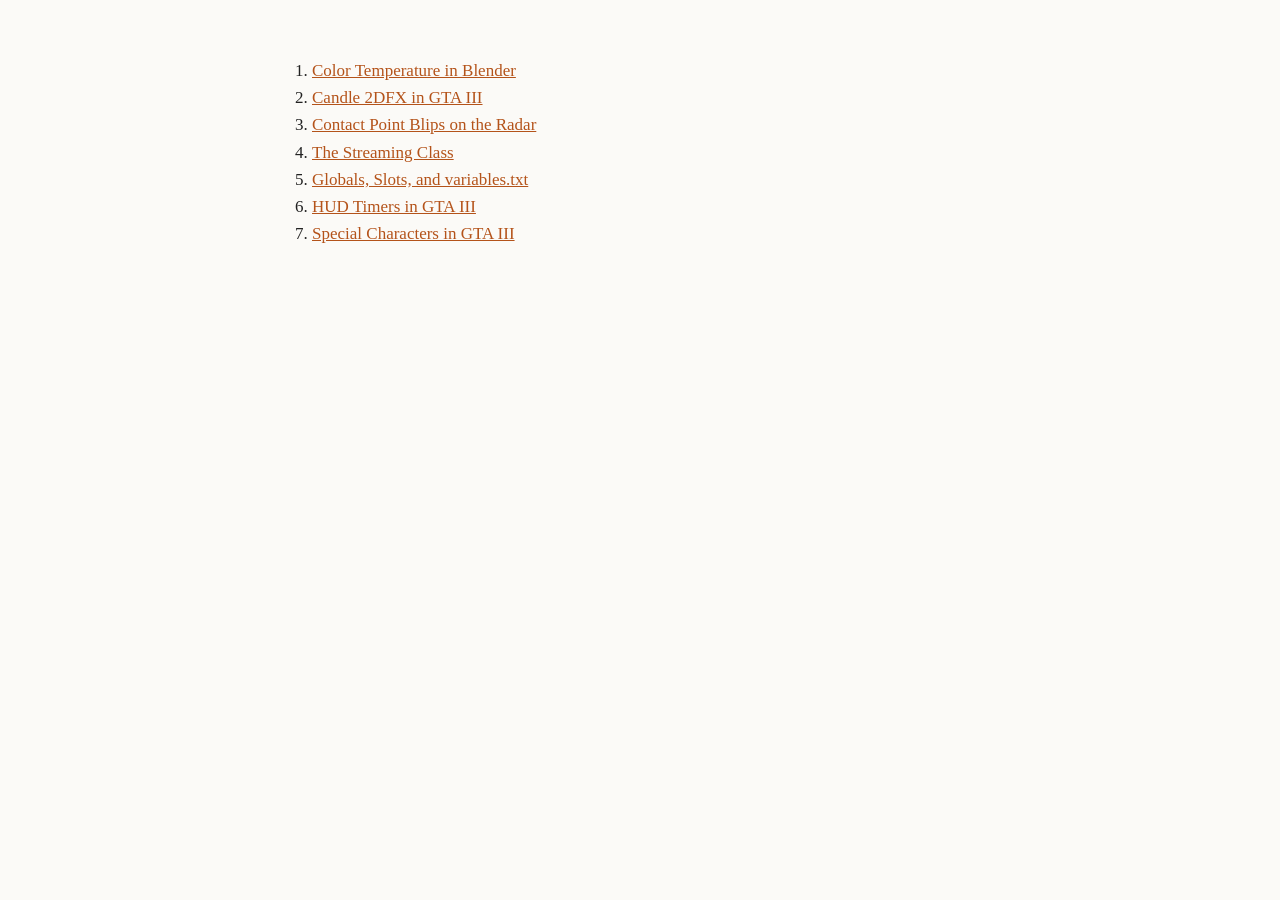
<file: .agents/lessons/index.html>
<!doctype html>
<html lang="en">
<head>
<meta charset="utf-8">
<meta name="viewport" content="width=device-width, initial-scale=1">
<title>Lessons</title>
<link rel="stylesheet" href="assets/lessons.css">
<link rel="stylesheet" href="assets/callout.css">
</head>
<body>
<!-- NOTE: Keep this index updated! -->
<ol>
    <li><a href="./0001-color-temperature-in-blender.html">Color Temperature in Blender</a></li>
    <li><a href="./0002-candle-2dfx-in-gta-iii.html">Candle 2DFX in GTA III</a></li>
    <li><a href="./0003-contact-point-blips-on-the-radar.html">Contact Point Blips on the Radar</a></li>
    <li><a href="./0004-the-streaming-class.html">The Streaming Class</a></li>
    <li><a href="./0005-globals-slots-and-variables-txt.html">Globals, Slots, and variables.txt</a></li>
    <li><a href="./0006-hud-timers-in-gta-iii.html">HUD Timers in GTA III</a></li>
    <li><a href="./0007-special-characters-in-gta-iii.html">Special Characters in GTA III</a></li>
</ol>
</body>
</file>
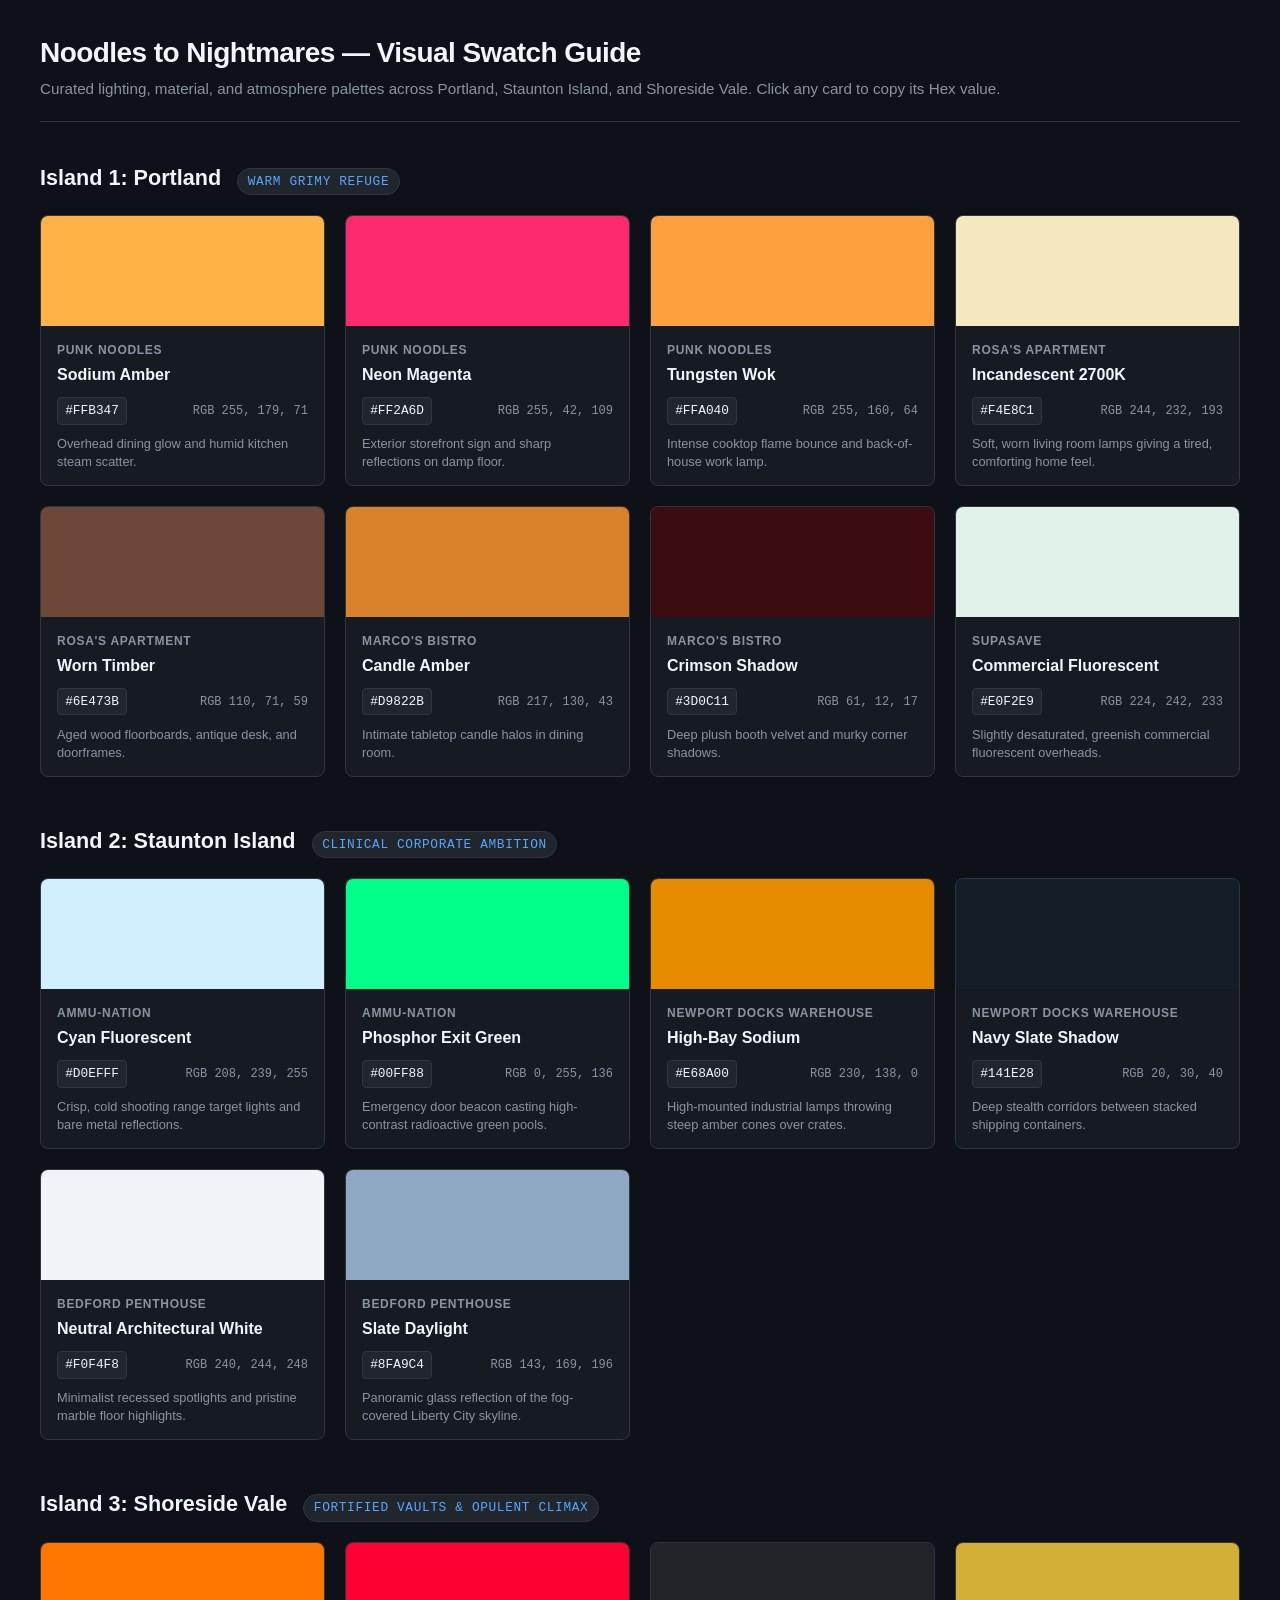
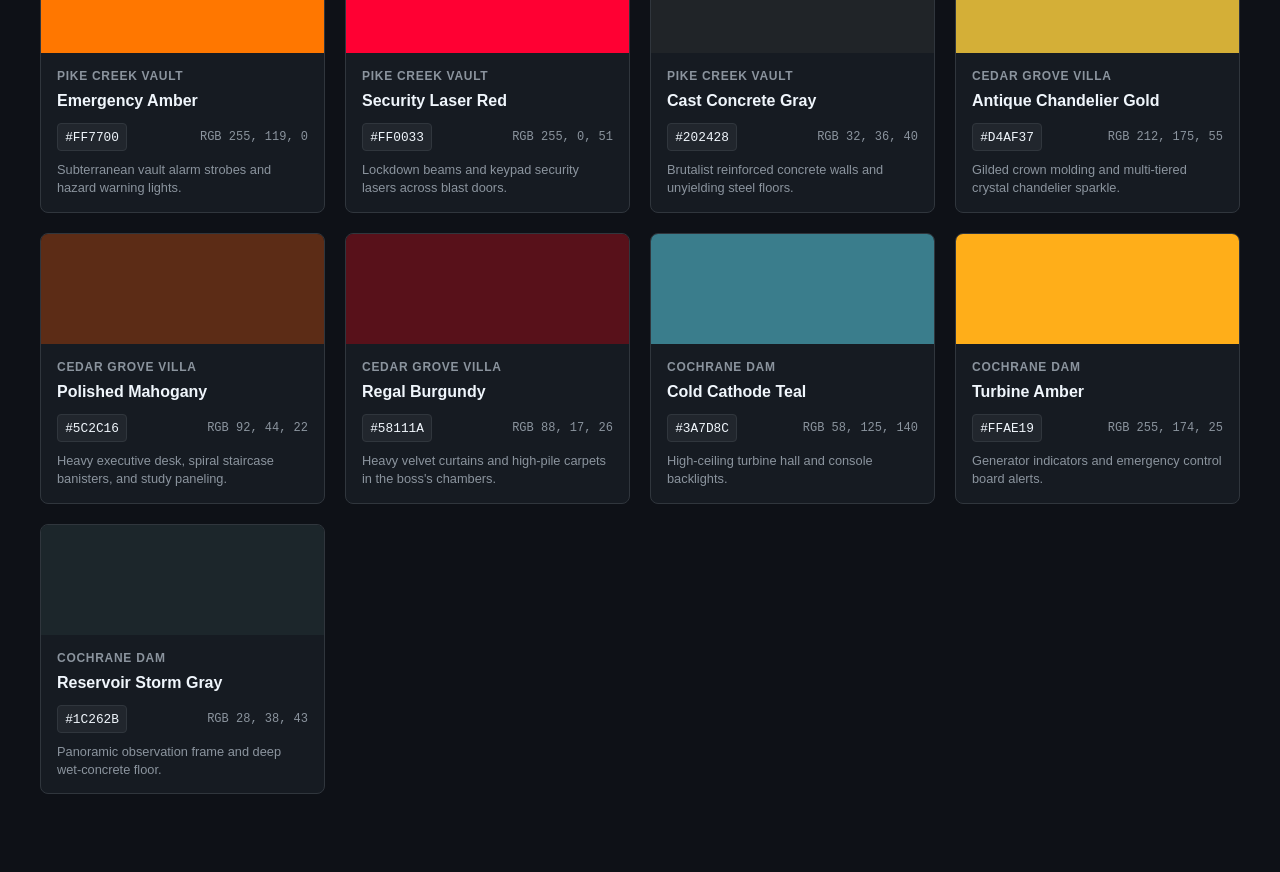
<file: docs/color-swatches.html>
<!DOCTYPE html>
<html lang="en">
<head>
  <meta charset="UTF-8">
  <meta name="viewport" content="width=device-width, initial-scale=1.0">
  <title>Noodles to Nightmares — Interior Color Swatches</title>
  <style>
    :root {
      --bg: #0e1117;
      --card-bg: #161b22;
      --border: #30363d;
      --text: #c9d1d9;
      --text-bright: #f0f6fc;
      --font-mono: ui-monospace, SFMono-Regular, Menlo, Monaco, Consolas, monospace;
    }
    * { box-sizing: border-box; margin: 0; padding: 0; }
    body {
      background-color: var(--bg);
      color: var(--text);
      font-family: -apple-system, BlinkMacSystemFont, "Segoe UI", Roboto, Helvetica, Arial, sans-serif;
      padding: 2rem 1.5rem;
      line-height: 1.5;
    }
    header {
      max-width: 1200px;
      margin: 0 auto 2.5rem auto;
      border-bottom: 1px solid var(--border);
      padding-bottom: 1.25rem;
    }
    h1 {
      color: var(--text-bright);
      font-size: 1.75rem;
      font-weight: 700;
      letter-spacing: -0.02em;
    }
    p.subtitle {
      color: #8b949e;
      font-size: 0.95rem;
      margin-top: 0.25rem;
    }
    .island-section {
      max-width: 1200px;
      margin: 0 auto 3rem auto;
    }
    .island-header {
      display: flex;
      align-items: baseline;
      gap: 1rem;
      margin-bottom: 1.25rem;
    }
    .island-title {
      font-size: 1.35rem;
      color: var(--text-bright);
      font-weight: 600;
    }
    .island-tag {
      font-size: 0.8rem;
      padding: 0.2rem 0.6rem;
      border-radius: 999px;
      background: #21262d;
      color: #58a6ff;
      border: 1px solid #30363d;
      font-family: var(--font-mono);
      text-transform: uppercase;
      letter-spacing: 0.05em;
    }
    .grid {
      display: grid;
      grid-template-columns: repeat(auto-fill, minmax(260px, 1fr));
      gap: 1.25rem;
    }
    .swatch-card {
      background: var(--card-bg);
      border: 1px solid var(--border);
      border-radius: 8px;
      overflow: hidden;
      display: flex;
      flex-direction: column;
      transition: transform 0.15s ease, border-color 0.15s ease;
      cursor: pointer;
    }
    .swatch-card:hover {
      transform: translateY(-2px);
      border-color: #58a6ff;
    }
    .color-chip {
      height: 110px;
      width: 100%;
      position: relative;
      display: flex;
      align-items: flex-end;
      justify-content: flex-end;
      padding: 0.5rem;
    }
    .color-info {
      padding: 0.9rem 1rem;
      display: flex;
      flex-direction: column;
      gap: 0.25rem;
      flex-grow: 1;
    }
    .swatch-location {
      font-size: 0.75rem;
      text-transform: uppercase;
      letter-spacing: 0.06em;
      color: #8b949e;
      font-weight: 600;
    }
    .swatch-name {
      font-size: 1rem;
      font-weight: 600;
      color: var(--text-bright);
    }
    .swatch-values {
      display: flex;
      justify-content: space-between;
      align-items: center;
      margin-top: 0.4rem;
      font-family: var(--font-mono);
      font-size: 0.8rem;
    }
    .hex-badge {
      background: #21262d;
      padding: 0.2rem 0.45rem;
      border-radius: 4px;
      color: #f0f6fc;
      border: 1px solid #30363d;
    }
    .rgb-badge {
      color: #8b949e;
      font-size: 0.75rem;
    }
    .swatch-desc {
      font-size: 0.8rem;
      color: #8b949e;
      margin-top: 0.4rem;
      line-height: 1.4;
    }
    .copy-hint {
      position: fixed;
      bottom: 1.5rem;
      right: 1.5rem;
      background: #238636;
      color: #fff;
      padding: 0.6rem 1.2rem;
      border-radius: 6px;
      font-size: 0.85rem;
      font-weight: 500;
      box-shadow: 0 4px 12px rgba(0,0,0,0.5);
      opacity: 0;
      pointer-events: none;
      transition: opacity 0.2s ease;
      z-index: 999;
    }
    .copy-hint.show { opacity: 1; }
  </style>
</head>
<body>

  <header>
    <h1>Noodles to Nightmares &mdash; Visual Swatch Guide</h1>
    <p class="subtitle">Curated lighting, material, and atmosphere palettes across Portland, Staunton Island, and Shoreside Vale. Click any card to copy its Hex value.</p>
  </header>

  <main>
    <!-- Island 1: Portland -->
    <section class="island-section">
      <div class="island-header">
        <h2 class="island-title">Island 1: Portland</h2>
        <span class="island-tag">Warm Grimy Refuge</span>
      </div>
      <div class="grid">
        <div class="swatch-card" onclick="copyHex('#FFB347')">
          <div class="color-chip" style="background-color: #FFB347;"></div>
          <div class="color-info">
            <span class="swatch-location">Punk Noodles</span>
            <span class="swatch-name">Sodium Amber</span>
            <div class="swatch-values">
              <span class="hex-badge">#FFB347</span>
              <span class="rgb-badge">RGB 255, 179, 71</span>
            </div>
            <p class="swatch-desc">Overhead dining glow and humid kitchen steam scatter.</p>
          </div>
        </div>

        <div class="swatch-card" onclick="copyHex('#FF2A6D')">
          <div class="color-chip" style="background-color: #FF2A6D;"></div>
          <div class="color-info">
            <span class="swatch-location">Punk Noodles</span>
            <span class="swatch-name">Neon Magenta</span>
            <div class="swatch-values">
              <span class="hex-badge">#FF2A6D</span>
              <span class="rgb-badge">RGB 255, 42, 109</span>
            </div>
            <p class="swatch-desc">Exterior storefront sign and sharp reflections on damp floor.</p>
          </div>
        </div>

        <div class="swatch-card" onclick="copyHex('#FFA040')">
          <div class="color-chip" style="background-color: #FFA040;"></div>
          <div class="color-info">
            <span class="swatch-location">Punk Noodles</span>
            <span class="swatch-name">Tungsten Wok</span>
            <div class="swatch-values">
              <span class="hex-badge">#FFA040</span>
              <span class="rgb-badge">RGB 255, 160, 64</span>
            </div>
            <p class="swatch-desc">Intense cooktop flame bounce and back-of-house work lamp.</p>
          </div>
        </div>

        <div class="swatch-card" onclick="copyHex('#F4E8C1')">
          <div class="color-chip" style="background-color: #F4E8C1;"></div>
          <div class="color-info">
            <span class="swatch-location">Rosa's Apartment</span>
            <span class="swatch-name">Incandescent 2700K</span>
            <div class="swatch-values">
              <span class="hex-badge">#F4E8C1</span>
              <span class="rgb-badge">RGB 244, 232, 193</span>
            </div>
            <p class="swatch-desc">Soft, worn living room lamps giving a tired, comforting home feel.</p>
          </div>
        </div>

        <div class="swatch-card" onclick="copyHex('#6E473B')">
          <div class="color-chip" style="background-color: #6E473B;"></div>
          <div class="color-info">
            <span class="swatch-location">Rosa's Apartment</span>
            <span class="swatch-name">Worn Timber</span>
            <div class="swatch-values">
              <span class="hex-badge">#6E473B</span>
              <span class="rgb-badge">RGB 110, 71, 59</span>
            </div>
            <p class="swatch-desc">Aged wood floorboards, antique desk, and doorframes.</p>
          </div>
        </div>

        <div class="swatch-card" onclick="copyHex('#D9822B')">
          <div class="color-chip" style="background-color: #D9822B;"></div>
          <div class="color-info">
            <span class="swatch-location">Marco's Bistro</span>
            <span class="swatch-name">Candle Amber</span>
            <div class="swatch-values">
              <span class="hex-badge">#D9822B</span>
              <span class="rgb-badge">RGB 217, 130, 43</span>
            </div>
            <p class="swatch-desc">Intimate tabletop candle halos in dining room.</p>
          </div>
        </div>

        <div class="swatch-card" onclick="copyHex('#3D0C11')">
          <div class="color-chip" style="background-color: #3D0C11;"></div>
          <div class="color-info">
            <span class="swatch-location">Marco's Bistro</span>
            <span class="swatch-name">Crimson Shadow</span>
            <div class="swatch-values">
              <span class="hex-badge">#3D0C11</span>
              <span class="rgb-badge">RGB 61, 12, 17</span>
            </div>
            <p class="swatch-desc">Deep plush booth velvet and murky corner shadows.</p>
          </div>
        </div>

        <div class="swatch-card" onclick="copyHex('#E0F2E9')">
          <div class="color-chip" style="background-color: #E0F2E9;"></div>
          <div class="color-info">
            <span class="swatch-location">SupaSave</span>
            <span class="swatch-name">Commercial Fluorescent</span>
            <div class="swatch-values">
              <span class="hex-badge">#E0F2E9</span>
              <span class="rgb-badge">RGB 224, 242, 233</span>
            </div>
            <p class="swatch-desc">Slightly desaturated, greenish commercial fluorescent overheads.</p>
          </div>
        </div>
      </div>
    </section>

    <!-- Island 2: Staunton Island -->
    <section class="island-section">
      <div class="island-header">
        <h2 class="island-title">Island 2: Staunton Island</h2>
        <span class="island-tag">Clinical Corporate Ambition</span>
      </div>
      <div class="grid">
        <div class="swatch-card" onclick="copyHex('#D0EFFF')">
          <div class="color-chip" style="background-color: #D0EFFF;"></div>
          <div class="color-info">
            <span class="swatch-location">Ammu-Nation</span>
            <span class="swatch-name">Cyan Fluorescent</span>
            <div class="swatch-values">
              <span class="hex-badge">#D0EFFF</span>
              <span class="rgb-badge">RGB 208, 239, 255</span>
            </div>
            <p class="swatch-desc">Crisp, cold shooting range target lights and bare metal reflections.</p>
          </div>
        </div>

        <div class="swatch-card" onclick="copyHex('#00FF88')">
          <div class="color-chip" style="background-color: #00FF88;"></div>
          <div class="color-info">
            <span class="swatch-location">Ammu-Nation</span>
            <span class="swatch-name">Phosphor Exit Green</span>
            <div class="swatch-values">
              <span class="hex-badge">#00FF88</span>
              <span class="rgb-badge">RGB 0, 255, 136</span>
            </div>
            <p class="swatch-desc">Emergency door beacon casting high-contrast radioactive green pools.</p>
          </div>
        </div>

        <div class="swatch-card" onclick="copyHex('#E68A00')">
          <div class="color-chip" style="background-color: #E68A00;"></div>
          <div class="color-info">
            <span class="swatch-location">Newport Docks Warehouse</span>
            <span class="swatch-name">High-Bay Sodium</span>
            <div class="swatch-values">
              <span class="hex-badge">#E68A00</span>
              <span class="rgb-badge">RGB 230, 138, 0</span>
            </div>
            <p class="swatch-desc">High-mounted industrial lamps throwing steep amber cones over crates.</p>
          </div>
        </div>

        <div class="swatch-card" onclick="copyHex('#141E28')">
          <div class="color-chip" style="background-color: #141E28;"></div>
          <div class="color-info">
            <span class="swatch-location">Newport Docks Warehouse</span>
            <span class="swatch-name">Navy Slate Shadow</span>
            <div class="swatch-values">
              <span class="hex-badge">#141E28</span>
              <span class="rgb-badge">RGB 20, 30, 40</span>
            </div>
            <p class="swatch-desc">Deep stealth corridors between stacked shipping containers.</p>
          </div>
        </div>

        <div class="swatch-card" onclick="copyHex('#F0F4F8')">
          <div class="color-chip" style="background-color: #F0F4F8;"></div>
          <div class="color-info">
            <span class="swatch-location">Bedford Penthouse</span>
            <span class="swatch-name">Neutral Architectural White</span>
            <div class="swatch-values">
              <span class="hex-badge">#F0F4F8</span>
              <span class="rgb-badge">RGB 240, 244, 248</span>
            </div>
            <p class="swatch-desc">Minimalist recessed spotlights and pristine marble floor highlights.</p>
          </div>
        </div>

        <div class="swatch-card" onclick="copyHex('#8FA9C4')">
          <div class="color-chip" style="background-color: #8FA9C4;"></div>
          <div class="color-info">
            <span class="swatch-location">Bedford Penthouse</span>
            <span class="swatch-name">Slate Daylight</span>
            <div class="swatch-values">
              <span class="hex-badge">#8FA9C4</span>
              <span class="rgb-badge">RGB 143, 169, 196</span>
            </div>
            <p class="swatch-desc">Panoramic glass reflection of the fog-covered Liberty City skyline.</p>
          </div>
        </div>
      </div>
    </section>

    <!-- Island 3: Shoreside Vale -->
    <section class="island-section">
      <div class="island-header">
        <h2 class="island-title">Island 3: Shoreside Vale</h2>
        <span class="island-tag">Fortified Vaults &amp; Opulent Climax</span>
      </div>
      <div class="grid">
        <div class="swatch-card" onclick="copyHex('#FF7700')">
          <div class="color-chip" style="background-color: #FF7700;"></div>
          <div class="color-info">
            <span class="swatch-location">Pike Creek Vault</span>
            <span class="swatch-name">Emergency Amber</span>
            <div class="swatch-values">
              <span class="hex-badge">#FF7700</span>
              <span class="rgb-badge">RGB 255, 119, 0</span>
            </div>
            <p class="swatch-desc">Subterranean vault alarm strobes and hazard warning lights.</p>
          </div>
        </div>

        <div class="swatch-card" onclick="copyHex('#FF0033')">
          <div class="color-chip" style="background-color: #FF0033;"></div>
          <div class="color-info">
            <span class="swatch-location">Pike Creek Vault</span>
            <span class="swatch-name">Security Laser Red</span>
            <div class="swatch-values">
              <span class="hex-badge">#FF0033</span>
              <span class="rgb-badge">RGB 255, 0, 51</span>
            </div>
            <p class="swatch-desc">Lockdown beams and keypad security lasers across blast doors.</p>
          </div>
        </div>

        <div class="swatch-card" onclick="copyHex('#202428')">
          <div class="color-chip" style="background-color: #202428;"></div>
          <div class="color-info">
            <span class="swatch-location">Pike Creek Vault</span>
            <span class="swatch-name">Cast Concrete Gray</span>
            <div class="swatch-values">
              <span class="hex-badge">#202428</span>
              <span class="rgb-badge">RGB 32, 36, 40</span>
            </div>
            <p class="swatch-desc">Brutalist reinforced concrete walls and unyielding steel floors.</p>
          </div>
        </div>

        <div class="swatch-card" onclick="copyHex('#D4AF37')">
          <div class="color-chip" style="background-color: #D4AF37;"></div>
          <div class="color-info">
            <span class="swatch-location">Cedar Grove Villa</span>
            <span class="swatch-name">Antique Chandelier Gold</span>
            <div class="swatch-values">
              <span class="hex-badge">#D4AF37</span>
              <span class="rgb-badge">RGB 212, 175, 55</span>
            </div>
            <p class="swatch-desc">Gilded crown molding and multi-tiered crystal chandelier sparkle.</p>
          </div>
        </div>

        <div class="swatch-card" onclick="copyHex('#5C2C16')">
          <div class="color-chip" style="background-color: #5C2C16;"></div>
          <div class="color-info">
            <span class="swatch-location">Cedar Grove Villa</span>
            <span class="swatch-name">Polished Mahogany</span>
            <div class="swatch-values">
              <span class="hex-badge">#5C2C16</span>
              <span class="rgb-badge">RGB 92, 44, 22</span>
            </div>
            <p class="swatch-desc">Heavy executive desk, spiral staircase banisters, and study paneling.</p>
          </div>
        </div>

        <div class="swatch-card" onclick="copyHex('#58111A')">
          <div class="color-chip" style="background-color: #58111A;"></div>
          <div class="color-info">
            <span class="swatch-location">Cedar Grove Villa</span>
            <span class="swatch-name">Regal Burgundy</span>
            <div class="swatch-values">
              <span class="hex-badge">#58111A</span>
              <span class="rgb-badge">RGB 88, 17, 26</span>
            </div>
            <p class="swatch-desc">Heavy velvet curtains and high-pile carpets in the boss's chambers.</p>
          </div>
        </div>

        <div class="swatch-card" onclick="copyHex('#3A7D8C')">
          <div class="color-chip" style="background-color: #3A7D8C;"></div>
          <div class="color-info">
            <span class="swatch-location">Cochrane Dam</span>
            <span class="swatch-name">Cold Cathode Teal</span>
            <div class="swatch-values">
              <span class="hex-badge">#3A7D8C</span>
              <span class="rgb-badge">RGB 58, 125, 140</span>
            </div>
            <p class="swatch-desc">High-ceiling turbine hall and console backlights.</p>
          </div>
        </div>

        <div class="swatch-card" onclick="copyHex('#FFAE19')">
          <div class="color-chip" style="background-color: #FFAE19;"></div>
          <div class="color-info">
            <span class="swatch-location">Cochrane Dam</span>
            <span class="swatch-name">Turbine Amber</span>
            <div class="swatch-values">
              <span class="hex-badge">#FFAE19</span>
              <span class="rgb-badge">RGB 255, 174, 25</span>
            </div>
            <p class="swatch-desc">Generator indicators and emergency control board alerts.</p>
          </div>
        </div>

        <div class="swatch-card" onclick="copyHex('#1C262B')">
          <div class="color-chip" style="background-color: #1C262B;"></div>
          <div class="color-info">
            <span class="swatch-location">Cochrane Dam</span>
            <span class="swatch-name">Reservoir Storm Gray</span>
            <div class="swatch-values">
              <span class="hex-badge">#1C262B</span>
              <span class="rgb-badge">RGB 28, 38, 43</span>
            </div>
            <p class="swatch-desc">Panoramic observation frame and deep wet-concrete floor.</p>
          </div>
        </div>
      </div>
    </section>
  </main>

  <div id="toast" class="copy-hint">Copied Hex to clipboard!</div>

  <script>
    function copyHex(hex) {
      navigator.clipboard.writeText(hex).then(() => {
        const toast = document.getElementById('toast');
        toast.textContent = `Copied ${hex} to clipboard`;
        toast.classList.add('show');
        setTimeout(() => toast.classList.remove('show'), 1600);
      });
    }
  </script>
</body>
</html>
</file>
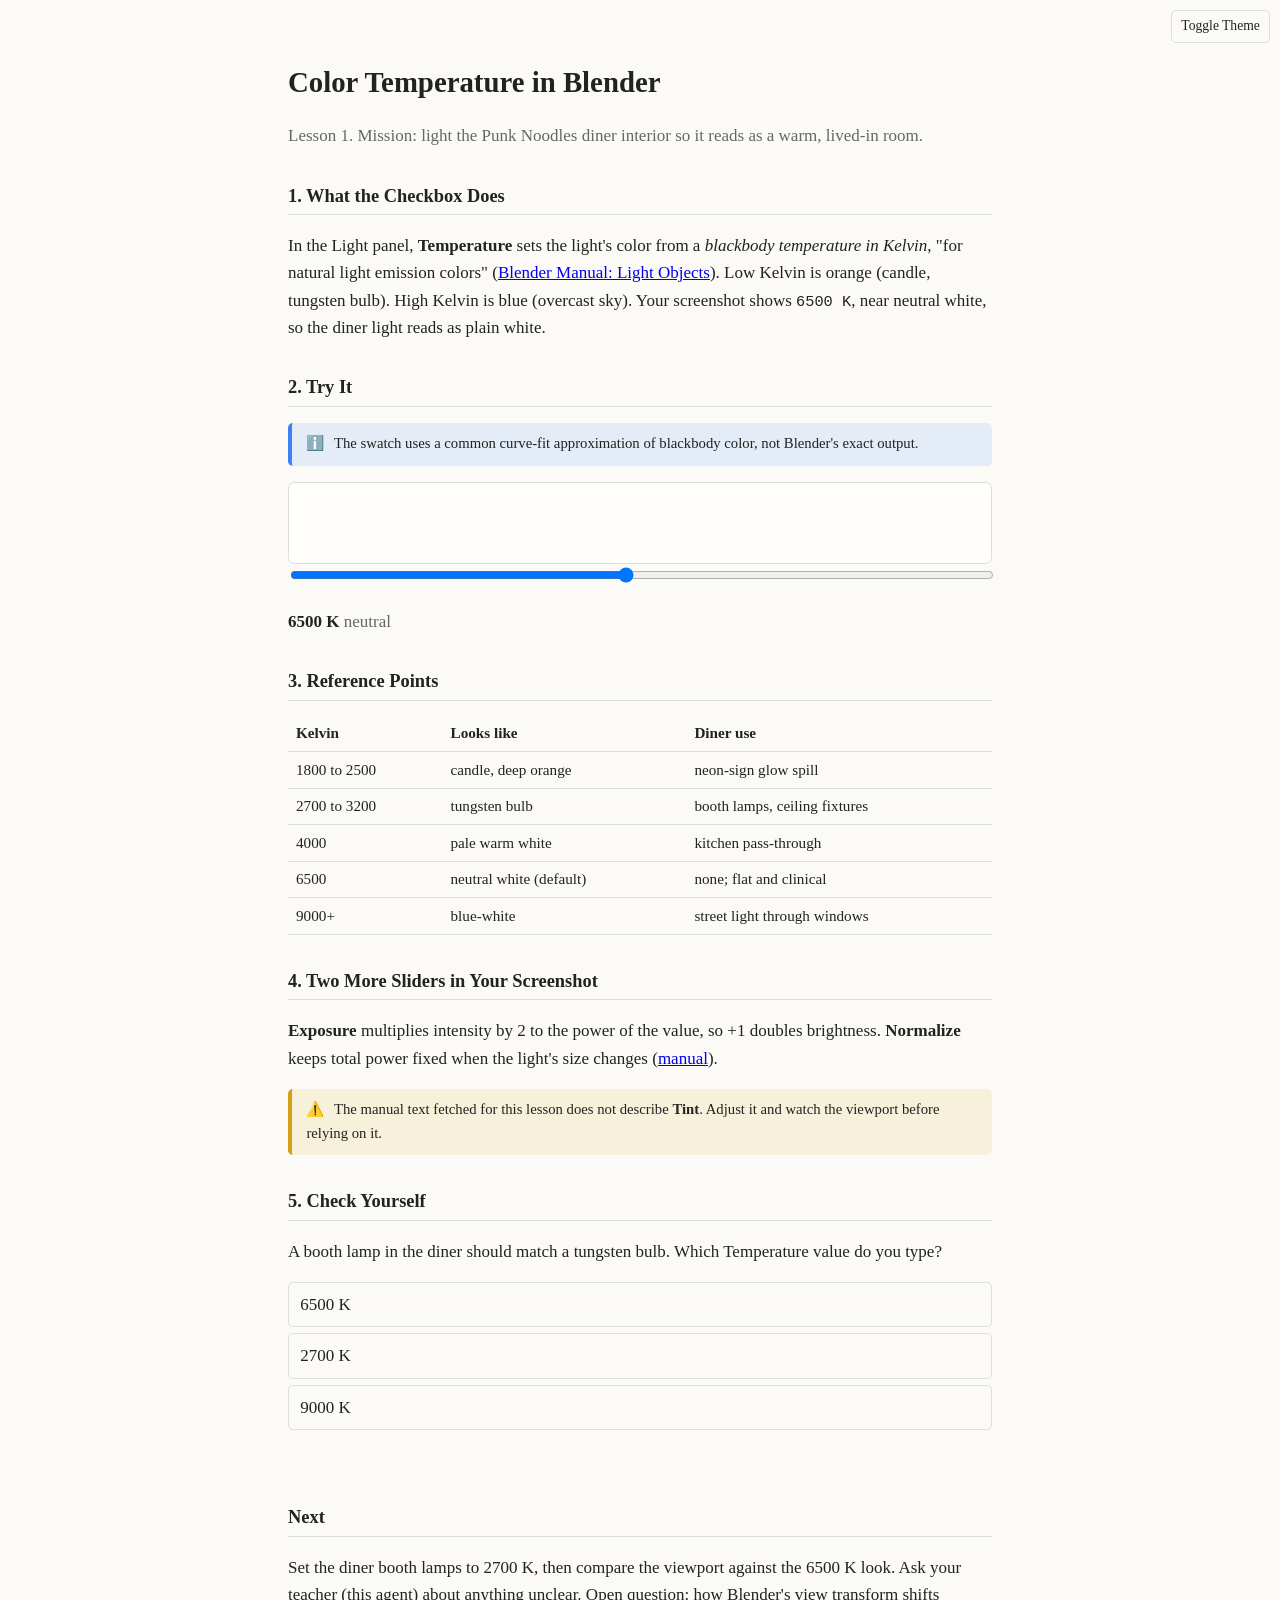
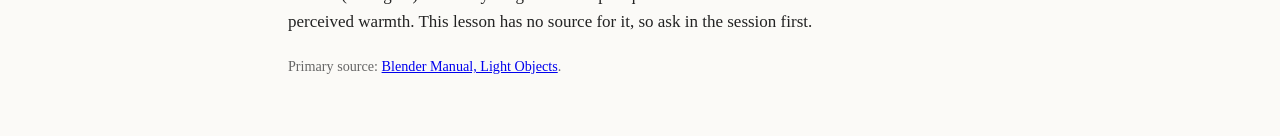
<file: .agents/lessons/0001-color-temperature-in-blender.html>
<!doctype html>
<html lang="en">
<head>
<meta charset="utf-8">
<meta name="viewport" content="width=device-width, initial-scale=1">
<title>Color Temperature in Blender</title>
<link rel="stylesheet" href="assets/callout.css">
<style>
:root { color-scheme:light dark; --bg:#fbfaf7; --fg:#222; --mute:#666; --line:#ddd; --accent:#b4531a; }
@media (prefers-color-scheme: dark) { :root:not([data-theme="light"]) { --bg:#1b1b1d; --fg:#e8e6e1; --mute:#9a9892; --line:#3a3a3d; --accent:#e8935a; } }
:root[data-theme="dark"] { color-scheme:dark; --bg:#1b1b1d; --fg:#e8e6e1; --mute:#9a9892; --line:#3a3a3d; --accent:#e8935a; }
:root[data-theme="light"] { color-scheme:light; }
#theme { position:fixed; inset-block-start:.6rem; inset-inline-end:.6rem; font:inherit; font-size:.85rem; color:var(--fg); background:var(--bg); border:1px solid var(--line); border-radius:.3rem; padding:.3rem .6rem; cursor:pointer; }
body { background:var(--bg); color:var(--fg); font:17px/1.6 Georgia, serif; max-inline-size:44rem; margin-inline:auto; padding-inline:1rem; padding-block:2rem; }
h1 { font-size:1.8rem; margin-block-end:.2rem; }
h2 { font-size:1.15rem; margin-block-start:2rem; border-block-end:1px solid var(--line); padding-block-end:.2rem; }
.sub, small { color:var(--mute); }
.swatch { block-size:5rem; border-radius:.4rem; border:1px solid var(--line); }
input[type=range] { inline-size:100%; }
table { border-collapse:collapse; inline-size:100%; font-size:.95rem; }
td, th { border-block-end:1px solid var(--line); padding:.35rem .5rem; text-align:start; }
button.opt { display:block; inline-size:100%; text-align:start; margin-block:.4rem; padding:.5rem .7rem; font:inherit; color:inherit; background:transparent; border:1px solid var(--line); border-radius:.3rem; cursor:pointer; }
button.opt.ok { border-color:#2e8b57; background:rgba(46,139,87,.15); }
button.opt.bad { border-color:#c0392b; background:rgba(192,57,43,.15); }
.fb { min-block-size:1.5rem; color:var(--accent); }
.fb.ok { color:#2e8b57; font-weight:bold; }
.fb.bad { color:#c0392b; font-weight:bold; }
code { font-family:Consolas, monospace; font-size:.9em; }
</style>
</head>
<body>
<button id="theme" type="button" aria-label="Toggle light or dark theme">Toggle Theme</button>
<h1>Color Temperature in Blender</h1>
<p class="sub">Lesson 1. Mission: light the Punk Noodles diner interior so it reads as a warm, lived-in room.</p>

<h2>1. What the Checkbox Does</h2>
<p>In the Light panel, <strong>Temperature</strong> sets the light's color from a <em>blackbody temperature in Kelvin</em>, "for natural light emission colors"
(<a href="https://docs.blender.org/manual/en/latest/render/lights/light_object.html">Blender Manual: Light Objects</a>).
Low Kelvin is orange (candle, tungsten bulb). High Kelvin is blue (overcast sky). Your screenshot shows <code>6500 K</code>, near neutral white, so the diner light reads as plain white.</p>

<h2>2. Try It</h2>
<blockquote class="callout" data-variant="note">The swatch uses a common curve-fit approximation of blackbody color, not Blender's exact output.</blockquote>
<div class="swatch" id="sw"></div>
<input type="range" id="k" min="1500" max="12000" step="100" value="6500" aria-label="Kelvin">
<p><strong id="kv">6500 K</strong> <span id="kn" class="sub"></span></p>

<h2>3. Reference Points</h2>
<table>
<tr><th>Kelvin</th><th>Looks like</th><th>Diner use</th></tr>
<tr><td>1800 to 2500</td><td>candle, deep orange</td><td>neon-sign glow spill</td></tr>
<tr><td>2700 to 3200</td><td>tungsten bulb</td><td>booth lamps, ceiling fixtures</td></tr>
<tr><td>4000</td><td>pale warm white</td><td>kitchen pass-through</td></tr>
<tr><td>6500</td><td>neutral white (default)</td><td>none; flat and clinical</td></tr>
<tr><td>9000+</td><td>blue-white</td><td>street light through windows</td></tr>
</table>

<h2>4. Two More Sliders in Your Screenshot</h2>
<p><strong>Exposure</strong> multiplies intensity by 2 to the power of the value, so +1 doubles brightness. <strong>Normalize</strong> keeps total power fixed when the light's size changes
(<a href="https://docs.blender.org/manual/en/latest/render/lights/light_object.html">manual</a>).</p>
<blockquote class="callout" data-variant="warning">The manual text fetched for this lesson does not describe <strong>Tint</strong>. Adjust it and watch the viewport before relying on it.</blockquote>

<h2>5. Check Yourself</h2>
<p>A booth lamp in the diner should match a tungsten bulb. Which Temperature value do you type?</p>
<div id="q">
<button class="opt">6500 K</button>
<button class="opt" data-ok="1">2700 K</button>
<button class="opt">9000 K</button>
</div>
<p class="fb" id="fb" role="status"></p>

<h2>Next</h2>
<p>Set the diner booth lamps to 2700 K, then compare the viewport against the 6500 K look. Ask your teacher (this agent) about anything unclear. Open question: how Blender's view transform shifts perceived warmth. This lesson has no source for it, so ask in the session first.</p>
<p><small>Primary source: <a href="https://docs.blender.org/manual/en/latest/render/lights/light_object.html">Blender Manual, Light Objects</a>.</small></p>

<script>
(function(){
  const root=document.documentElement;
  try { const s=localStorage.getItem('lesson-theme'); if(s) root.dataset.theme=s; } catch(e){}
  document.getElementById('theme').addEventListener('click',()=>{
    const dark = root.dataset.theme ? root.dataset.theme==='dark' : matchMedia('(prefers-color-scheme: dark)').matches;
    root.dataset.theme = dark ? 'light' : 'dark';
    try { localStorage.setItem('lesson-theme', root.dataset.theme); } catch(e){}
  });
})();
function kelvinToRgb(k){ // Tanner Helland approximation
  const t=k/100; let r,g,b;
  r = t<=66 ? 255 : 329.698727446*Math.pow(t-60,-0.1332047592);
  g = t<=66 ? 99.4708025861*Math.log(t)-161.1195681661 : 288.1221695283*Math.pow(t-60,-0.0755148492);
  b = t>=66 ? 255 : t<=19 ? 0 : 138.5177312231*Math.log(t-10)-305.0447927307;
  const c=v=>Math.max(0,Math.min(255,Math.round(v)));
  return [c(r),c(g),c(b)];
}
const k=document.getElementById('k');
const KEY='lesson-0001-kelvin';
try { const s=sessionStorage.getItem(KEY); if(s!==null && +s>=+k.min && +s<=+k.max) k.value=s; } catch(e){}
function upd(){
  const v=+k.value, [r,g,b]=kelvinToRgb(v);
  try { sessionStorage.setItem(KEY, String(v)); } catch(e){}
  document.getElementById('sw').style.background=`rgb(${r},${g},${b})`;
  document.getElementById('kv').textContent=v+' K';
  document.getElementById('kn').textContent = v<3500?'warm':v<5500?'warm-neutral':v<7500?'neutral':'cool';
}
k.addEventListener('input',upd); upd();
document.querySelectorAll('#q .opt').forEach(b=>b.addEventListener('click',()=>{
  const ok=b.dataset.ok==='1';
  b.classList.add(ok?'ok':'bad');
  document.getElementById('fb').className = 'fb ' + (ok ? 'ok' : 'bad');
  document.getElementById('fb').textContent = ok ? 'Correct: 2700 K sits in the tungsten range.' : 'Not that one. Recall the reference table, then try again.';
}));
</script>
</body>
</html>
</file>
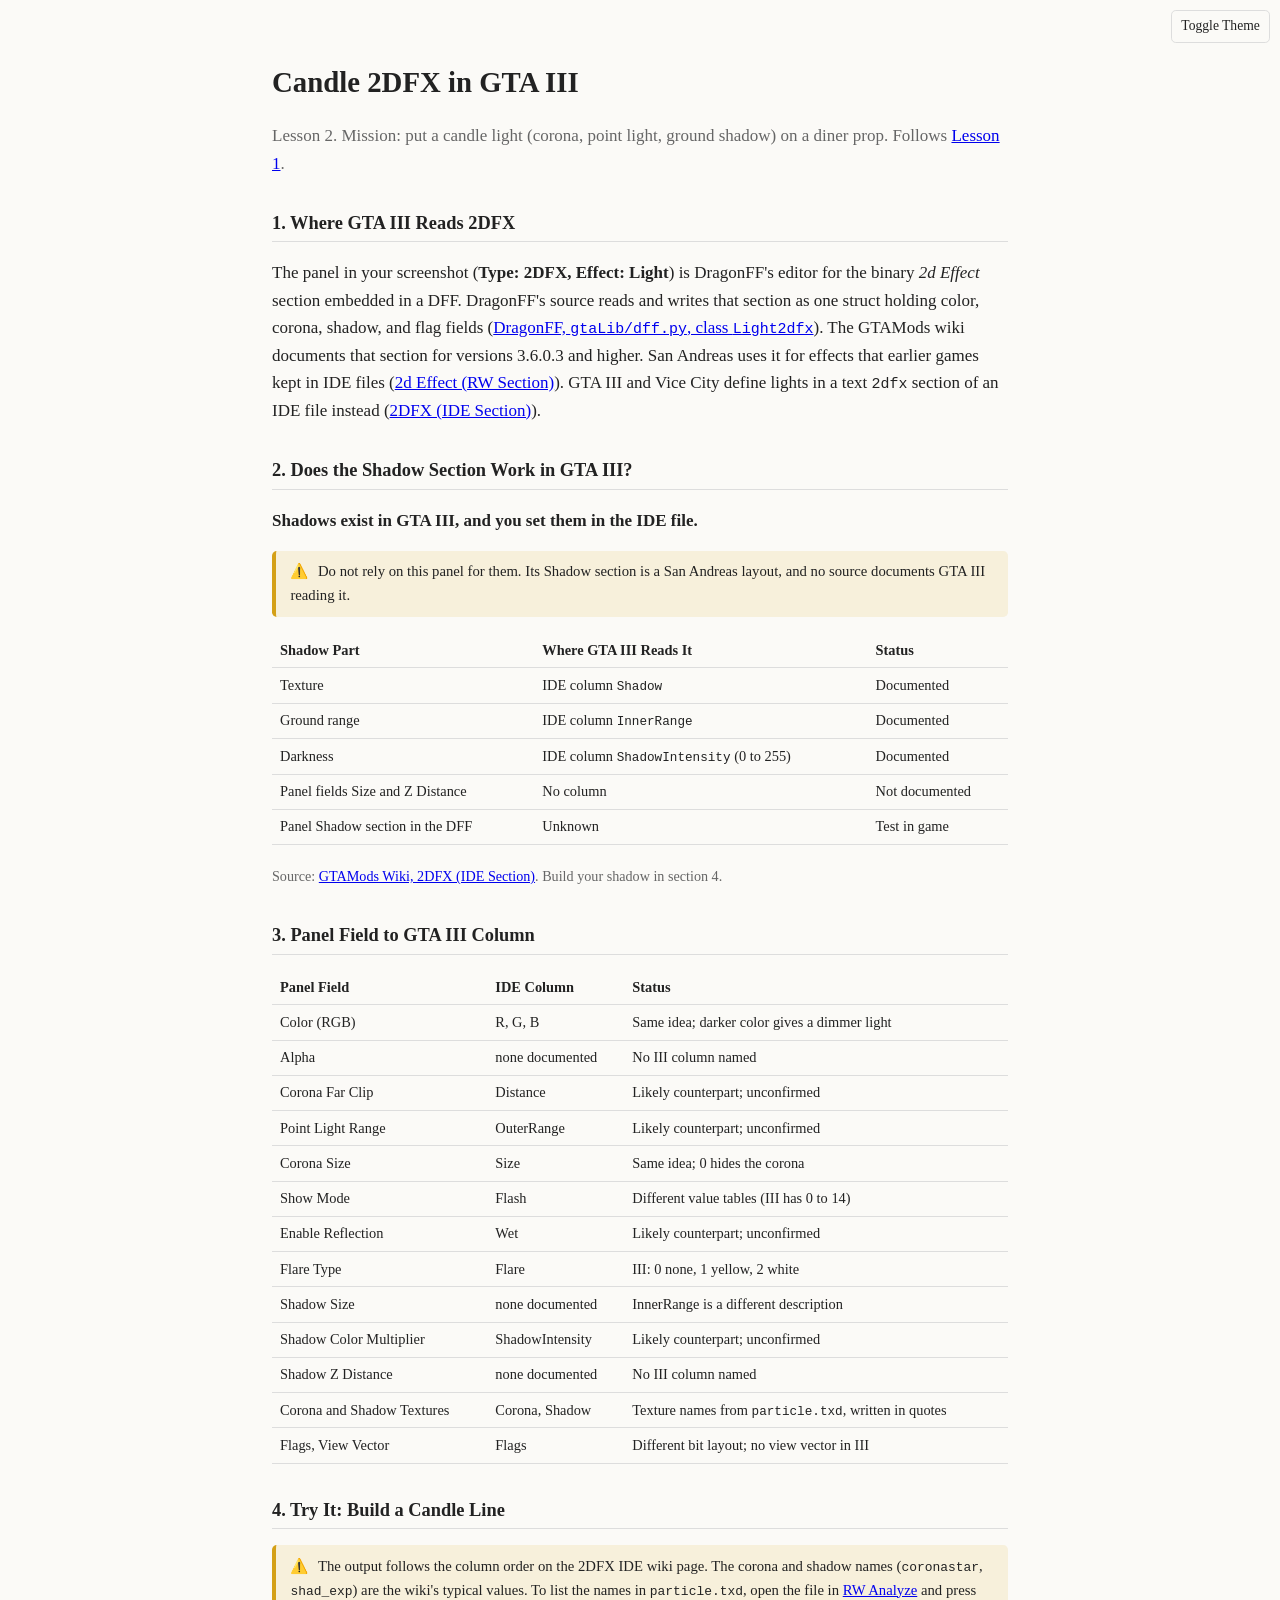
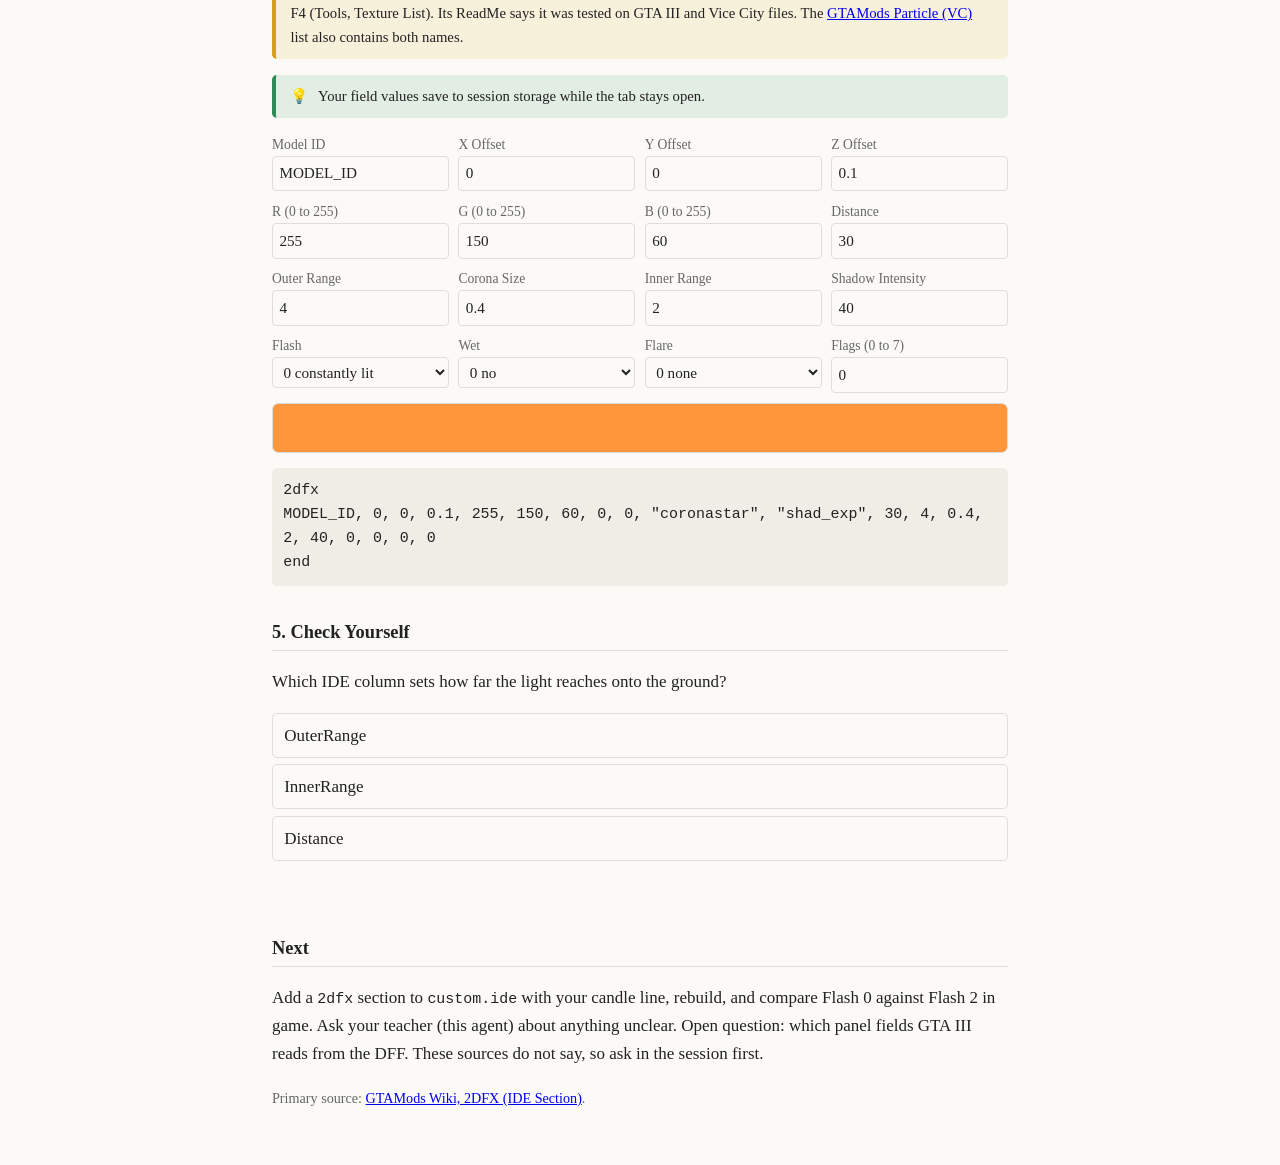
<file: .agents/lessons/0002-candle-2dfx-in-gta-iii.html>
<!doctype html>
<html lang="en">
<head>
<meta charset="utf-8">
<meta name="viewport" content="width=device-width, initial-scale=1">
<title>Candle 2DFX in GTA III</title>
<link rel="stylesheet" href="assets/callout.css">
<style>
:root { color-scheme:light dark; --bg:#fbfaf7; --fg:#222; --mute:#666; --line:#ddd; --accent:#b4531a; --code:#f0ede6; }
@media (prefers-color-scheme: dark) { :root:not([data-theme="light"]) { --bg:#1b1b1d; --fg:#e8e6e1; --mute:#9a9892; --line:#3a3a3d; --accent:#e8935a; --code:#26262a; } }
:root[data-theme="dark"] { color-scheme:dark; --bg:#1b1b1d; --fg:#e8e6e1; --mute:#9a9892; --line:#3a3a3d; --accent:#e8935a; --code:#26262a; }
:root[data-theme="light"] { color-scheme:light; }
#theme { position:fixed; inset-block-start:.6rem; inset-inline-end:.6rem; font:inherit; font-size:.85rem; color:var(--fg); background:var(--bg); border:1px solid var(--line); border-radius:.3rem; padding:.3rem .6rem; cursor:pointer; }
body { background:var(--bg); color:var(--fg); font:17px/1.6 Georgia, serif; max-inline-size:46rem; margin-inline:auto; padding-inline:1rem; padding-block:2rem; }
h1 { font-size:1.8rem; margin-block-end:.2rem; }
h2 { font-size:1.15rem; margin-block-start:2rem; border-block-end:1px solid var(--line); padding-block-end:.2rem; }
.sub, small { color:var(--mute); }
table { border-collapse:collapse; inline-size:100%; font-size:.9rem; }
td, th { border-block-end:1px solid var(--line); padding:.35rem .5rem; text-align:start; vertical-align:top; }
code, pre { font-family:Consolas, monospace; font-size:.88em; }
pre { background:var(--code); padding:.7rem; border-radius:.3rem; overflow-x:auto; white-space:pre-wrap; word-break:break-all; }
.grid { display:grid; grid-template-columns:repeat(auto-fit, minmax(9rem, 1fr)); gap:.6rem; }
label { display:block; font-size:.85rem; color:var(--mute); }
input, select { inline-size:100%; box-sizing:border-box; font:inherit; font-size:.95rem; color:var(--fg); background:var(--bg); border:1px solid var(--line); border-radius:.25rem; padding:.3rem .4rem; }
.swatch { block-size:3rem; border-radius:.4rem; border:1px solid var(--line); margin-block:.6rem; }
button.opt { display:block; inline-size:100%; text-align:start; margin-block:.4rem; padding:.5rem .7rem; font:inherit; color:inherit; background:transparent; border:1px solid var(--line); border-radius:.3rem; cursor:pointer; }
button.opt.ok { border-color:#2e8b57; background:rgba(46,139,87,.15); }
button.opt.bad { border-color:#c0392b; background:rgba(192,57,43,.15); }
.fb { min-block-size:1.5rem; color:var(--accent); }
.fb.ok { color:#2e8b57; font-weight:bold; }
.fb.bad { color:#c0392b; font-weight:bold; }
</style>
</head>
<body>
<button id="theme" type="button" aria-label="Toggle light or dark theme">Toggle Theme</button>
<h1>Candle 2DFX in GTA III</h1>
<p class="sub">Lesson 2. Mission: put a candle light (corona, point light, ground shadow) on a diner prop. Follows <a href="0001-color-temperature-in-blender.html">Lesson 1</a>.</p>

<h2>1. Where GTA III Reads 2DFX</h2>
<p>The panel in your screenshot (<strong>Type: 2DFX, Effect: Light</strong>) is DragonFF's editor for the binary <em>2d Effect</em> section embedded in a DFF. DragonFF's source reads and writes that section as one struct holding color, corona, shadow, and flag fields
(<a href="https://github.com/Parik27/DragonFF">DragonFF, <code>gtaLib/dff.py</code>, class <code>Light2dfx</code></a>).
The GTAMods wiki documents that section for versions 3.6.0.3 and higher.
San Andreas uses it for effects that earlier games kept in IDE files
(<a href="https://gtamods.com/wiki/2d_Effect_(RW_Section)">2d Effect (RW Section)</a>).
GTA III and Vice City define lights in a text <code>2dfx</code> section of an IDE file instead
(<a href="https://gtamods.com/wiki/2DFX">2DFX (IDE Section)</a>).</p>

<h2>2. Does the Shadow Section Work in GTA III?</h2>
<p><strong>Shadows exist in GTA III, and you set them in the IDE file.</strong></p>
<blockquote class="callout" data-variant="warning">Do not rely on this panel for them. Its Shadow section is a San Andreas layout, and no source documents GTA III reading it.</blockquote>
<table>
<tr><th>Shadow Part</th><th>Where GTA III Reads It</th><th>Status</th></tr>
<tr><td>Texture</td><td>IDE column <code>Shadow</code></td><td>Documented</td></tr>
<tr><td>Ground range</td><td>IDE column <code>InnerRange</code></td><td>Documented</td></tr>
<tr><td>Darkness</td><td>IDE column <code>ShadowIntensity</code> (0 to 255)</td><td>Documented</td></tr>
<tr><td>Panel fields Size and Z Distance</td><td>No column</td><td>Not documented</td></tr>
<tr><td>Panel Shadow section in the DFF</td><td>Unknown</td><td>Test in game</td></tr>
</table>
<p><small>Source: <a href="https://gtamods.com/wiki/2DFX">GTAMods Wiki, 2DFX (IDE Section)</a>. Build your shadow in section 4.</small></p>

<h2>3. Panel Field to GTA III Column</h2>
<table>
<tr><th>Panel Field</th><th>IDE Column</th><th>Status</th></tr>
<tr><td>Color (RGB)</td><td>R, G, B</td><td>Same idea; darker color gives a dimmer light</td></tr>
<tr><td>Alpha</td><td>none documented</td><td>No III column named</td></tr>
<tr><td>Corona Far Clip</td><td>Distance</td><td>Likely counterpart; unconfirmed</td></tr>
<tr><td>Point Light Range</td><td>OuterRange</td><td>Likely counterpart; unconfirmed</td></tr>
<tr><td>Corona Size</td><td>Size</td><td>Same idea; 0 hides the corona</td></tr>
<tr><td>Show Mode</td><td>Flash</td><td>Different value tables (III has 0 to 14)</td></tr>
<tr><td>Enable Reflection</td><td>Wet</td><td>Likely counterpart; unconfirmed</td></tr>
<tr><td>Flare Type</td><td>Flare</td><td>III: 0 none, 1 yellow, 2 white</td></tr>
<tr><td>Shadow Size</td><td>none documented</td><td>InnerRange is a different description</td></tr>
<tr><td>Shadow Color Multiplier</td><td>ShadowIntensity</td><td>Likely counterpart; unconfirmed</td></tr>
<tr><td>Shadow Z Distance</td><td>none documented</td><td>No III column named</td></tr>
<tr><td>Corona and Shadow Textures</td><td>Corona, Shadow</td><td>Texture names from <code>particle.txd</code>, written in quotes</td></tr>
<tr><td>Flags, View Vector</td><td>Flags</td><td>Different bit layout; no view vector in III</td></tr>
</table>

<h2>4. Try It: Build a Candle Line</h2>
<blockquote class="callout" data-variant="warning">The output follows the column order on the 2DFX IDE wiki page. The corona and shadow names (<code>coronastar</code>, <code>shad_exp</code>) are the wiki's typical values. To list the names in <code>particle.txd</code>, open the file in <a href="https://github.com/andrenanninga/mashed/blob/master/tools/rw-analyze/ReadMe.txt">RW Analyze</a> and press F4 (Tools, Texture List). Its ReadMe says it was tested on GTA III and Vice City files. The <a href="https://gtamods.com/wiki/Particle_(VC)">GTAMods Particle (VC)</a> list also contains both names.</blockquote>
<blockquote class="callout" data-variant="tip">Your field values save to session storage while the tab stays open.</blockquote>
<div class="grid">
<div><label for="id">Model ID</label><input id="id" type="text" value="MODEL_ID"></div>
<div><label for="x">X Offset</label><input id="x" type="number" step="0.05" value="0"></div>
<div><label for="y">Y Offset</label><input id="y" type="number" step="0.05" value="0"></div>
<div><label for="z">Z Offset</label><input id="z" type="number" step="0.05" value="0.1"></div>
<div><label for="r">R (0 to 255)</label><input id="r" type="number" min="0" max="255" value="255"></div>
<div><label for="g">G (0 to 255)</label><input id="g" type="number" min="0" max="255" value="150"></div>
<div><label for="b">B (0 to 255)</label><input id="b" type="number" min="0" max="255" value="60"></div>
<div><label for="dist">Distance</label><input id="dist" type="number" min="0" step="1" value="30"></div>
<div><label for="outer">Outer Range</label><input id="outer" type="number" min="0" step="0.5" value="4"></div>
<div><label for="size">Corona Size</label><input id="size" type="number" min="0" step="0.05" value="0.4"></div>
<div><label for="inner">Inner Range</label><input id="inner" type="number" min="0" step="0.5" value="2"></div>
<div><label for="inten">Shadow Intensity</label><input id="inten" type="number" min="0" max="255" value="40"></div>
<div><label for="flash">Flash</label>
<select id="flash">
<option value="0">0 constantly lit</option>
<option value="1">1 lit at night</option>
<option value="2">2 occasional flicker</option>
<option value="3">3 occasional flicker, night</option>
<option value="10">10 random flicker</option>
<option value="11">11 random flicker, night</option>
</select></div>
<div><label for="wet">Wet</label><select id="wet"><option value="0">0 no</option><option value="1">1 reflective</option></select></div>
<div><label for="flare">Flare</label><select id="flare"><option value="0">0 none</option><option value="1">1 yellow</option><option value="2">2 white</option></select></div>
<div><label for="flags">Flags (0 to 7)</label><input id="flags" type="number" min="0" max="7" value="0"></div>
</div>
<div class="swatch" id="sw" aria-label="Light color preview"></div>
<pre id="out"></pre>

<h2>5. Check Yourself</h2>
<p>Which IDE column sets how far the light reaches onto the ground?</p>
<div id="q">
<button class="opt">OuterRange</button>
<button class="opt" data-ok="1">InnerRange</button>
<button class="opt">Distance</button>
</div>
<p class="fb" id="fb" role="status"></p>

<h2>Next</h2>
<p>Add a <code>2dfx</code> section to <code>custom.ide</code> with your candle line, rebuild, and compare Flash 0 against Flash 2 in game. Ask your teacher (this agent) about anything unclear. Open question: which panel fields GTA III reads from the DFF. These sources do not say, so ask in the session first.</p>
<p><small>Primary source: <a href="https://gtamods.com/wiki/2DFX">GTAMods Wiki, 2DFX (IDE Section)</a>.</small></p>

<script>
(function(){
  const root=document.documentElement;
  try { const s=localStorage.getItem('lesson-theme'); if(s) root.dataset.theme=s; } catch(e){}
  document.getElementById('theme').addEventListener('click',()=>{
    const dark = root.dataset.theme ? root.dataset.theme==='dark' : matchMedia('(prefers-color-scheme: dark)').matches;
    root.dataset.theme = dark ? 'light' : 'dark';
    try { localStorage.setItem('lesson-theme', root.dataset.theme); } catch(e){}
  });
})();
const ids=['id','x','y','z','r','g','b','dist','outer','size','inner','inten','flash','wet','flare','flags'];
const el=Object.fromEntries(ids.map(i=>[i,document.getElementById(i)]));
ids.forEach(i=>{
  try { const s=sessionStorage.getItem('lesson-0002-'+i); if(s!==null) { el[i].value=s; if(el[i].tagName==='SELECT' && el[i].value!==s) el[i].selectedIndex=0; } } catch(e){}
  el[i].addEventListener('input',render);
});
function render(){
  ids.forEach(i=>{ try { sessionStorage.setItem('lesson-0002-'+i, el[i].value); } catch(e){} });
  const v=i=>el[i].value;
  document.getElementById('sw').style.background=`rgb(${v('r')},${v('g')},${v('b')})`;
  document.getElementById('out').textContent =
`2dfx
${v('id')}, ${v('x')}, ${v('y')}, ${v('z')}, ${v('r')}, ${v('g')}, ${v('b')}, 0, 0, "coronastar", "shad_exp", ${v('dist')}, ${v('outer')}, ${v('size')}, ${v('inner')}, ${v('inten')}, ${v('flash')}, ${v('wet')}, ${v('flare')}, ${v('flags')}
end`;
}
render();
document.querySelectorAll('#q .opt').forEach(b=>b.addEventListener('click',()=>{
  const ok=b.dataset.ok==='1';
  b.classList.add(ok?'ok':'bad');
  document.getElementById('fb').className = 'fb ' + (ok ? 'ok' : 'bad');
  document.getElementById('fb').textContent = ok ? 'Correct: InnerRange is the ground range.' : 'Not that one. Recall the column table on the IDE wiki page, then try again.';
}));
</script>
</body>
</html>
</file>
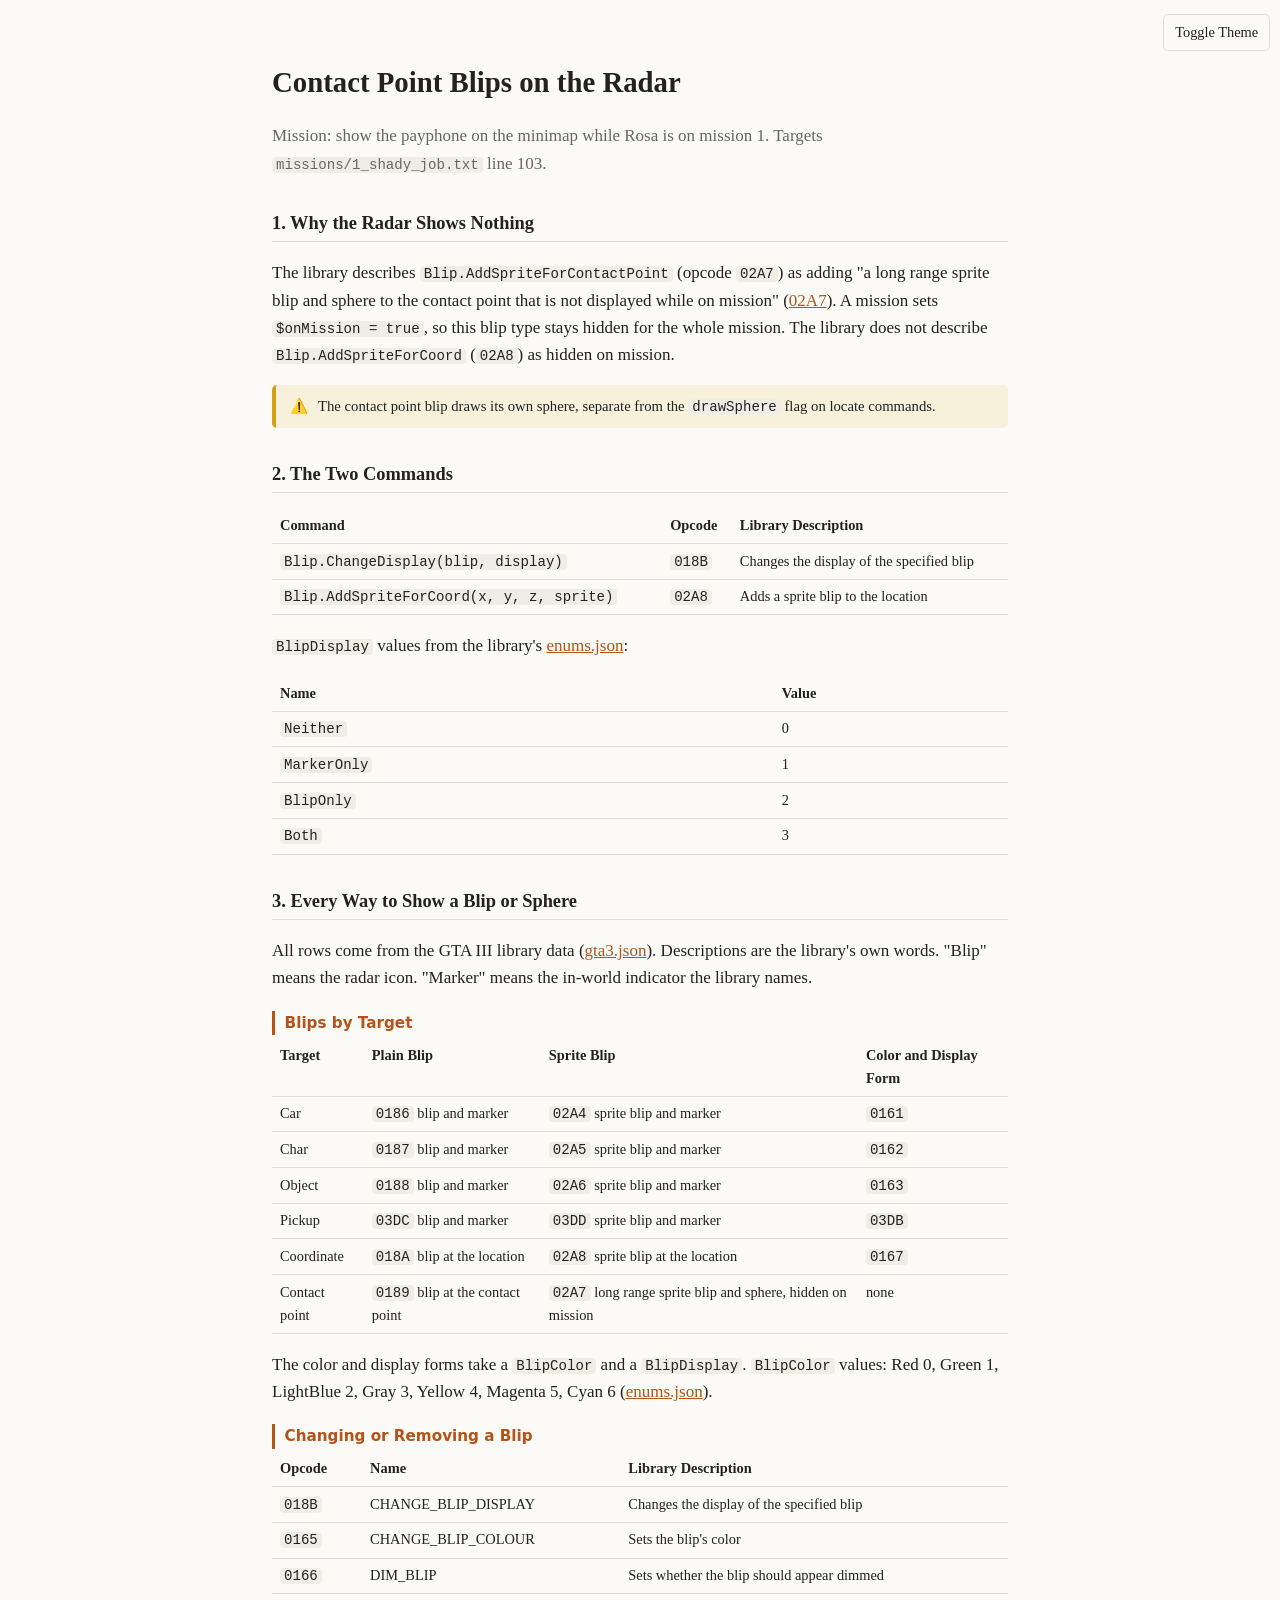
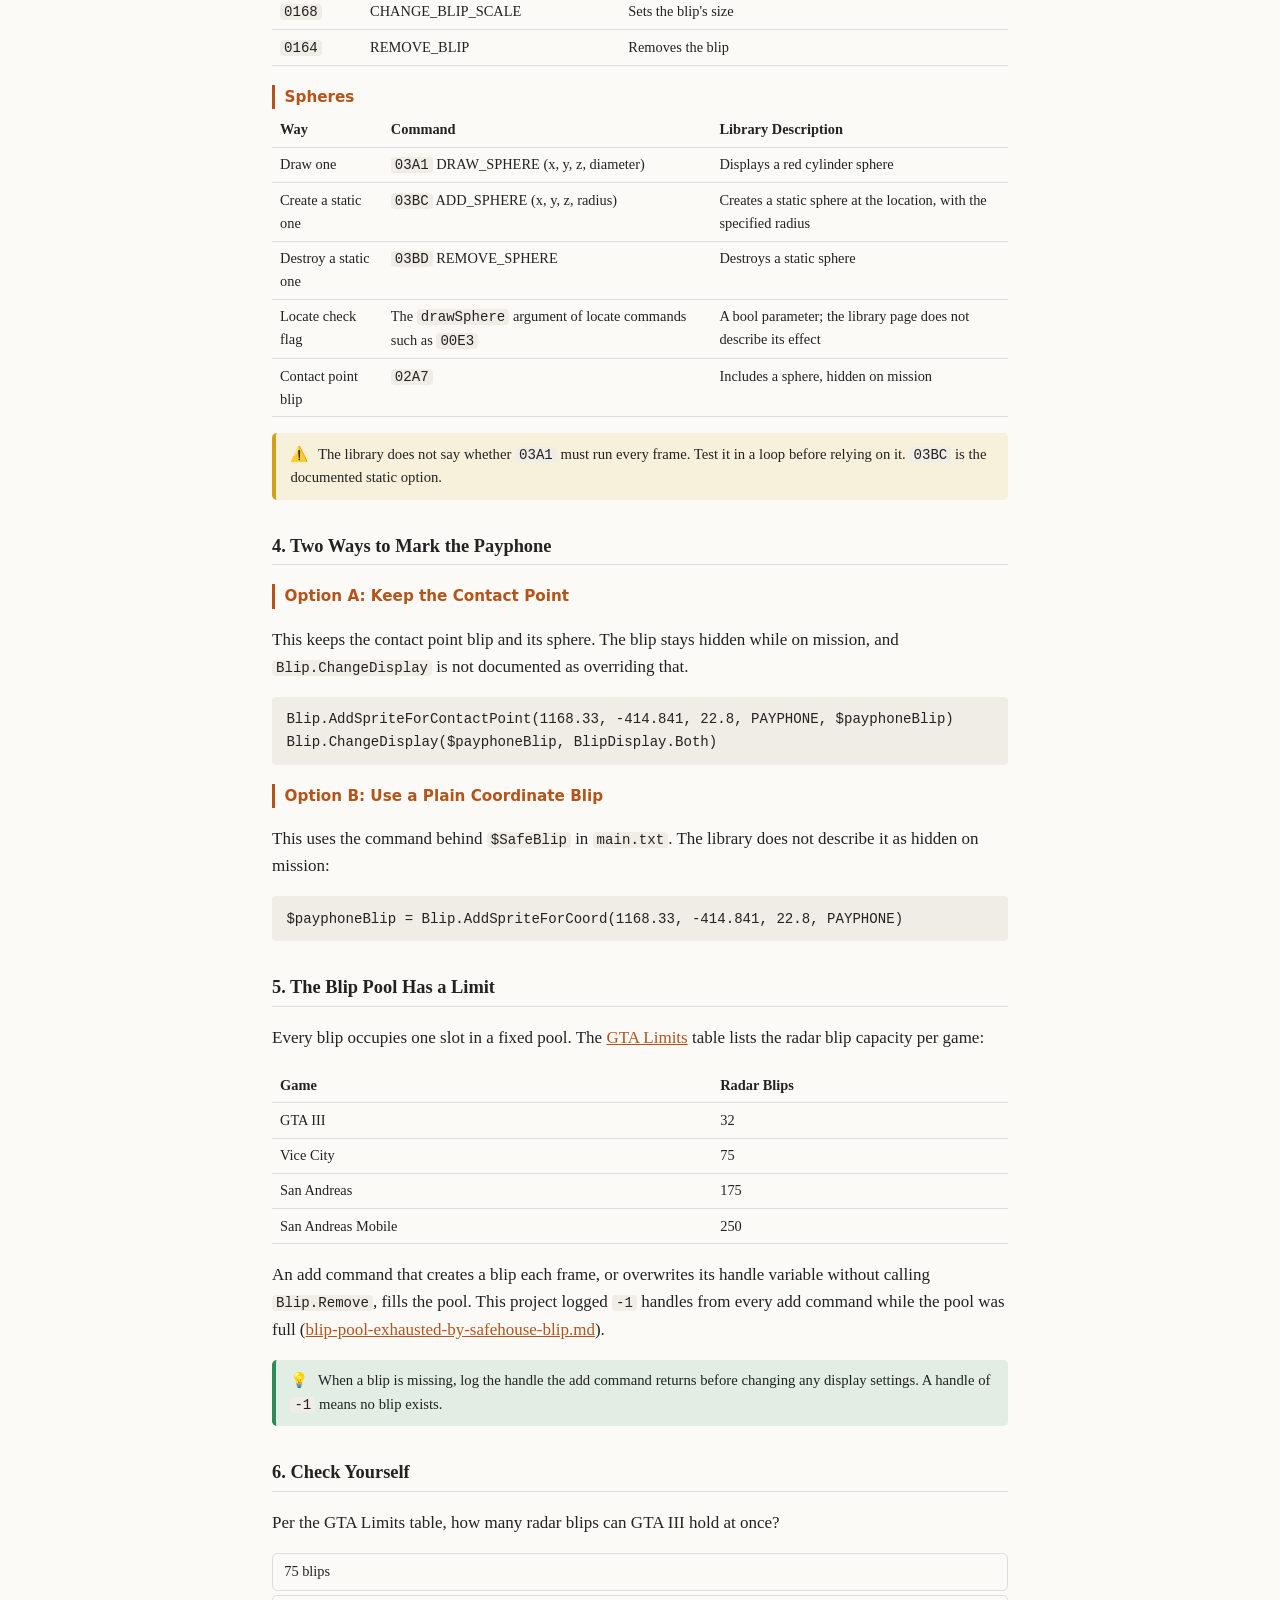
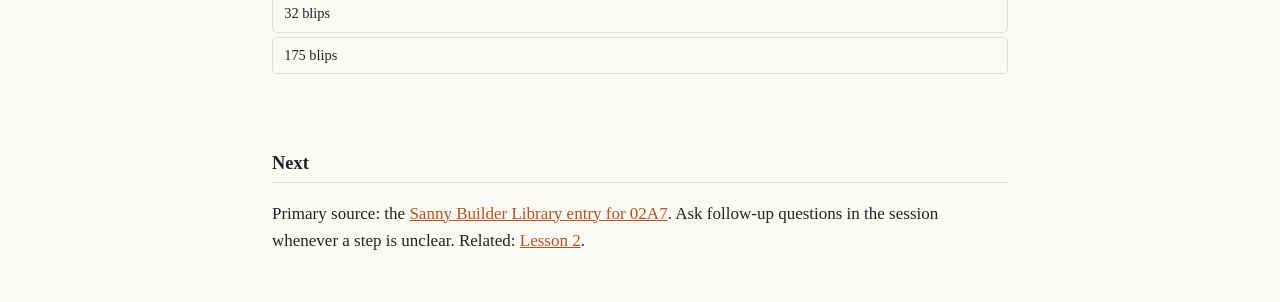
<file: .agents/lessons/0003-contact-point-blips-on-the-radar.html>
<!doctype html>
<html lang="en">
<head>
<meta charset="utf-8">
<meta name="viewport" content="width=device-width, initial-scale=1">
<title>Contact Point Blips on the Radar</title>
<link rel="stylesheet" href="assets/callout.css">
<link rel="stylesheet" href="assets/quiz.css">
<style>
:root { color-scheme:light dark; --bg:#fbfaf7; --fg:#222; --mute:#666; --line:#ddd; --accent:#b4531a; --code:#f0ede6; }
@media (prefers-color-scheme: dark) { :root:not([data-theme="light"]) { --bg:#1b1b1d; --fg:#e8e6e1; --mute:#9a9892; --line:#3a3a3d; --accent:#e8935a; --code:#26262a; } }
:root[data-theme="dark"] { color-scheme:dark; --bg:#1b1b1d; --fg:#e8e6e1; --mute:#9a9892; --line:#3a3a3d; --accent:#e8935a; --code:#26262a; }
:root[data-theme="light"] { color-scheme:light; }
body { background:var(--bg); color:var(--fg); font:17px/1.6 Georgia, serif; max-inline-size:46rem; margin-inline:auto; padding-inline:1rem; padding-block:2rem; }
h1 { font-size:1.8rem; margin-block-end:.2rem; }
h2 { font-size:1.15rem; margin-block-start:2rem; border-block-end:1px solid var(--line); padding-block-end:.2rem; }
h3 { font-size:.95rem; font-family:system-ui, sans-serif; color:var(--accent); margin-block:1.2rem .2rem; padding-inline-start:.6rem; border-inline-start:3px solid var(--accent); }
.sub, small { color:var(--mute); }
table { border-collapse:collapse; inline-size:100%; font-size:.9rem; }
td, th { border-block-end:1px solid var(--line); padding:.35rem .5rem; text-align:start; vertical-align:top; }
code, pre { background:var(--code); border-radius:.25rem; font-size:.88rem; }
code { padding-inline:.25rem; }
pre { padding:.7rem .9rem; overflow-x:auto; }
a { color:var(--accent); }
button { font:inherit; font-size:.9rem; color:var(--fg); background:var(--bg); border:1px solid var(--line); border-radius:.3rem; padding:.4rem .7rem; margin-block:.25rem; cursor:pointer; display:block; text-align:start; }
#result { min-block-size:1.6rem; }
#theme { position:fixed; inset-block-start:.6rem; inset-inline-end:.6rem; }
</style>
</head>
<body>
<button id="theme" type="button" aria-label="Toggle light or dark theme">Toggle Theme</button>
<h1>Contact Point Blips on the Radar</h1>
<p class="sub">Mission: show the payphone on the minimap while Rosa is on mission 1. Targets <code>missions/1_shady_job.txt</code> line 103.</p>

<h2>1. Why the Radar Shows Nothing</h2>
<p>The library describes <code>Blip.AddSpriteForContactPoint</code> (opcode <code>02A7</code>) as adding "a long range sprite blip and sphere to the contact point that is not displayed while on mission" (<a href="https://library.sannybuilder.com/#/gta3/default/02A7">02A7</a>). A mission sets <code>$onMission = true</code>, so this blip type stays hidden for the whole mission. The library does not describe <code>Blip.AddSpriteForCoord</code> (<code>02A8</code>) as hidden on mission.</p>
<blockquote class="callout" data-variant="warning">The contact point blip draws its own sphere, separate from the <code>drawSphere</code> flag on locate commands.</blockquote>

<h2>2. The Two Commands</h2>
<table>
<tr><th>Command</th><th>Opcode</th><th>Library Description</th></tr>
<tr><td><code>Blip.ChangeDisplay(blip, display)</code></td><td><code>018B</code></td><td>Changes the display of the specified blip</td></tr>
<tr><td><code>Blip.AddSpriteForCoord(x, y, z, sprite)</code></td><td><code>02A8</code></td><td>Adds a sprite blip to the location</td></tr>
</table>
<p><code>BlipDisplay</code> values from the library's <a href="https://github.com/sannybuilder/library/blob/master/gta3/enums.json">enums.json</a>:</p>
<table>
<tr><th>Name</th><th>Value</th></tr>
<tr><td><code>Neither</code></td><td>0</td></tr>
<tr><td><code>MarkerOnly</code></td><td>1</td></tr>
<tr><td><code>BlipOnly</code></td><td>2</td></tr>
<tr><td><code>Both</code></td><td>3</td></tr>
</table>

<h2>3. Every Way to Show a Blip or Sphere</h2>
<p>All rows come from the GTA III library data (<a href="https://github.com/sannybuilder/library/blob/master/gta3/gta3.json">gta3.json</a>). Descriptions are the library's own words. "Blip" means the radar icon. "Marker" means the in-world indicator the library names.</p>
<h3>Blips by Target</h3>
<table>
<tr><th>Target</th><th>Plain Blip</th><th>Sprite Blip</th><th>Color and Display Form</th></tr>
<tr><td>Car</td><td><code>0186</code> blip and marker</td><td><code>02A4</code> sprite blip and marker</td><td><code>0161</code></td></tr>
<tr><td>Char</td><td><code>0187</code> blip and marker</td><td><code>02A5</code> sprite blip and marker</td><td><code>0162</code></td></tr>
<tr><td>Object</td><td><code>0188</code> blip and marker</td><td><code>02A6</code> sprite blip and marker</td><td><code>0163</code></td></tr>
<tr><td>Pickup</td><td><code>03DC</code> blip and marker</td><td><code>03DD</code> sprite blip and marker</td><td><code>03DB</code></td></tr>
<tr><td>Coordinate</td><td><code>018A</code> blip at the location</td><td><code>02A8</code> sprite blip at the location</td><td><code>0167</code></td></tr>
<tr><td>Contact point</td><td><code>0189</code> blip at the contact point</td><td><code>02A7</code> long range sprite blip and sphere, hidden on mission</td><td>none</td></tr>
</table>
<p>The color and display forms take a <code>BlipColor</code> and a <code>BlipDisplay</code>. <code>BlipColor</code> values: Red 0, Green 1, LightBlue 2, Gray 3, Yellow 4, Magenta 5, Cyan 6 (<a href="https://github.com/sannybuilder/library/blob/master/gta3/enums.json">enums.json</a>).</p>
<h3>Changing or Removing a Blip</h3>
<table>
<tr><th>Opcode</th><th>Name</th><th>Library Description</th></tr>
<tr><td><code>018B</code></td><td>CHANGE_BLIP_DISPLAY</td><td>Changes the display of the specified blip</td></tr>
<tr><td><code>0165</code></td><td>CHANGE_BLIP_COLOUR</td><td>Sets the blip's color</td></tr>
<tr><td><code>0166</code></td><td>DIM_BLIP</td><td>Sets whether the blip should appear dimmed</td></tr>
<tr><td><code>0168</code></td><td>CHANGE_BLIP_SCALE</td><td>Sets the blip's size</td></tr>
<tr><td><code>0164</code></td><td>REMOVE_BLIP</td><td>Removes the blip</td></tr>
</table>
<h3>Spheres</h3>
<table>
<tr><th>Way</th><th>Command</th><th>Library Description</th></tr>
<tr><td>Draw one</td><td><code>03A1</code> DRAW_SPHERE (x, y, z, diameter)</td><td>Displays a red cylinder sphere</td></tr>
<tr><td>Create a static one</td><td><code>03BC</code> ADD_SPHERE (x, y, z, radius)</td><td>Creates a static sphere at the location, with the specified radius</td></tr>
<tr><td>Destroy a static one</td><td><code>03BD</code> REMOVE_SPHERE</td><td>Destroys a static sphere</td></tr>
<tr><td>Locate check flag</td><td>The <code>drawSphere</code> argument of locate commands such as <code>00E3</code></td><td>A bool parameter; the library page does not describe its effect</td></tr>
<tr><td>Contact point blip</td><td><code>02A7</code></td><td>Includes a sphere, hidden on mission</td></tr>
</table>
<blockquote class="callout" data-variant="warning">The library does not say whether <code>03A1</code> must run every frame. Test it in a loop before relying on it. <code>03BC</code> is the documented static option.</blockquote>

<h2>4. Two Ways to Mark the Payphone</h2><h3>Option A: Keep the Contact Point</h3>
<p>This keeps the contact point blip and its sphere. The blip stays hidden while on mission, and <code>Blip.ChangeDisplay</code> is not documented as overriding that.</p>
<pre>Blip.AddSpriteForContactPoint(1168.33, -414.841, 22.8, PAYPHONE, $payphoneBlip)
Blip.ChangeDisplay($payphoneBlip, BlipDisplay.Both)</pre>
<h3>Option B: Use a Plain Coordinate Blip</h3>
<p>This uses the command behind <code>$SafeBlip</code> in <code>main.txt</code>. The library does not describe it as hidden on mission:</p>
<pre>$payphoneBlip = Blip.AddSpriteForCoord(1168.33, -414.841, 22.8, PAYPHONE)</pre>

<h2>5. The Blip Pool Has a Limit</h2>
<p>Every blip occupies one slot in a fixed pool. The <a href="https://docs.sannybuilder.com/scm-documentation/gta-limits.md">GTA Limits</a> table lists the radar blip capacity per game:</p>
<table>
<tr><th>Game</th><th>Radar Blips</th></tr>
<tr><td>GTA III</td><td>32</td></tr>
<tr><td>Vice City</td><td>75</td></tr>
<tr><td>San Andreas</td><td>175</td></tr>
<tr><td>San Andreas Mobile</td><td>250</td></tr>
</table>
<p>An add command that creates a blip each frame, or overwrites its handle variable without calling <code>Blip.Remove</code>, fills the pool. This project logged <code>-1</code> handles from every add command while the pool was full (<a href="../bugs/blip-pool-exhausted-by-safehouse-blip.md">blip-pool-exhausted-by-safehouse-blip.md</a>).</p>
<blockquote class="callout" data-variant="tip">When a blip is missing, log the handle the add command returns before changing any display settings. A handle of <code>-1</code> means no blip exists.</blockquote>

<h2>6. Check Yourself</h2>
<p>Per the GTA Limits table, how many radar blips can GTA III hold at once?</p>
<div class="quiz">
<button type="button">75 blips</button>
<button type="button" data-ok="1">32 blips</button>
<button type="button">175 blips</button>
</div>
<p id="result" class="result" aria-live="polite"></p>

<h2>Next</h2>
<p>Primary source: the <a href="https://library.sannybuilder.com/#/gta3/default/02A7">Sanny Builder Library entry for 02A7</a>. Ask follow-up questions in the session whenever a step is unclear. Related: <a href="0002-candle-2dfx-in-gta-iii.html">Lesson 2</a>.</p>

<script>
document.querySelectorAll(".quiz button").forEach(function (b) {
  b.addEventListener("click", function () {
    var ok = !!b.dataset.ok, out = document.getElementById("result");
    b.classList.add(ok ? "ok" : "bad");
    out.className = "result " + (ok ? "ok" : "bad");
    out.textContent = ok
      ? "Correct. Section 5 lists 32 for GTA III."
      : "Not that one. The table in section 5 gives each game's capacity.";
  });
});
(function () {
  var root = document.documentElement;
  try { var t = localStorage.getItem("lesson-theme"); if (t) root.dataset.theme = t; } catch (e) {}
  document.getElementById("theme").addEventListener("click", function () {
    var dark = getComputedStyle(root).colorScheme.indexOf("dark") === 0;
    root.dataset.theme = dark ? "light" : "dark";
    try { localStorage.setItem("lesson-theme", root.dataset.theme); } catch (e) {}
  });
})();
</script>
</body>
</html>
</file>
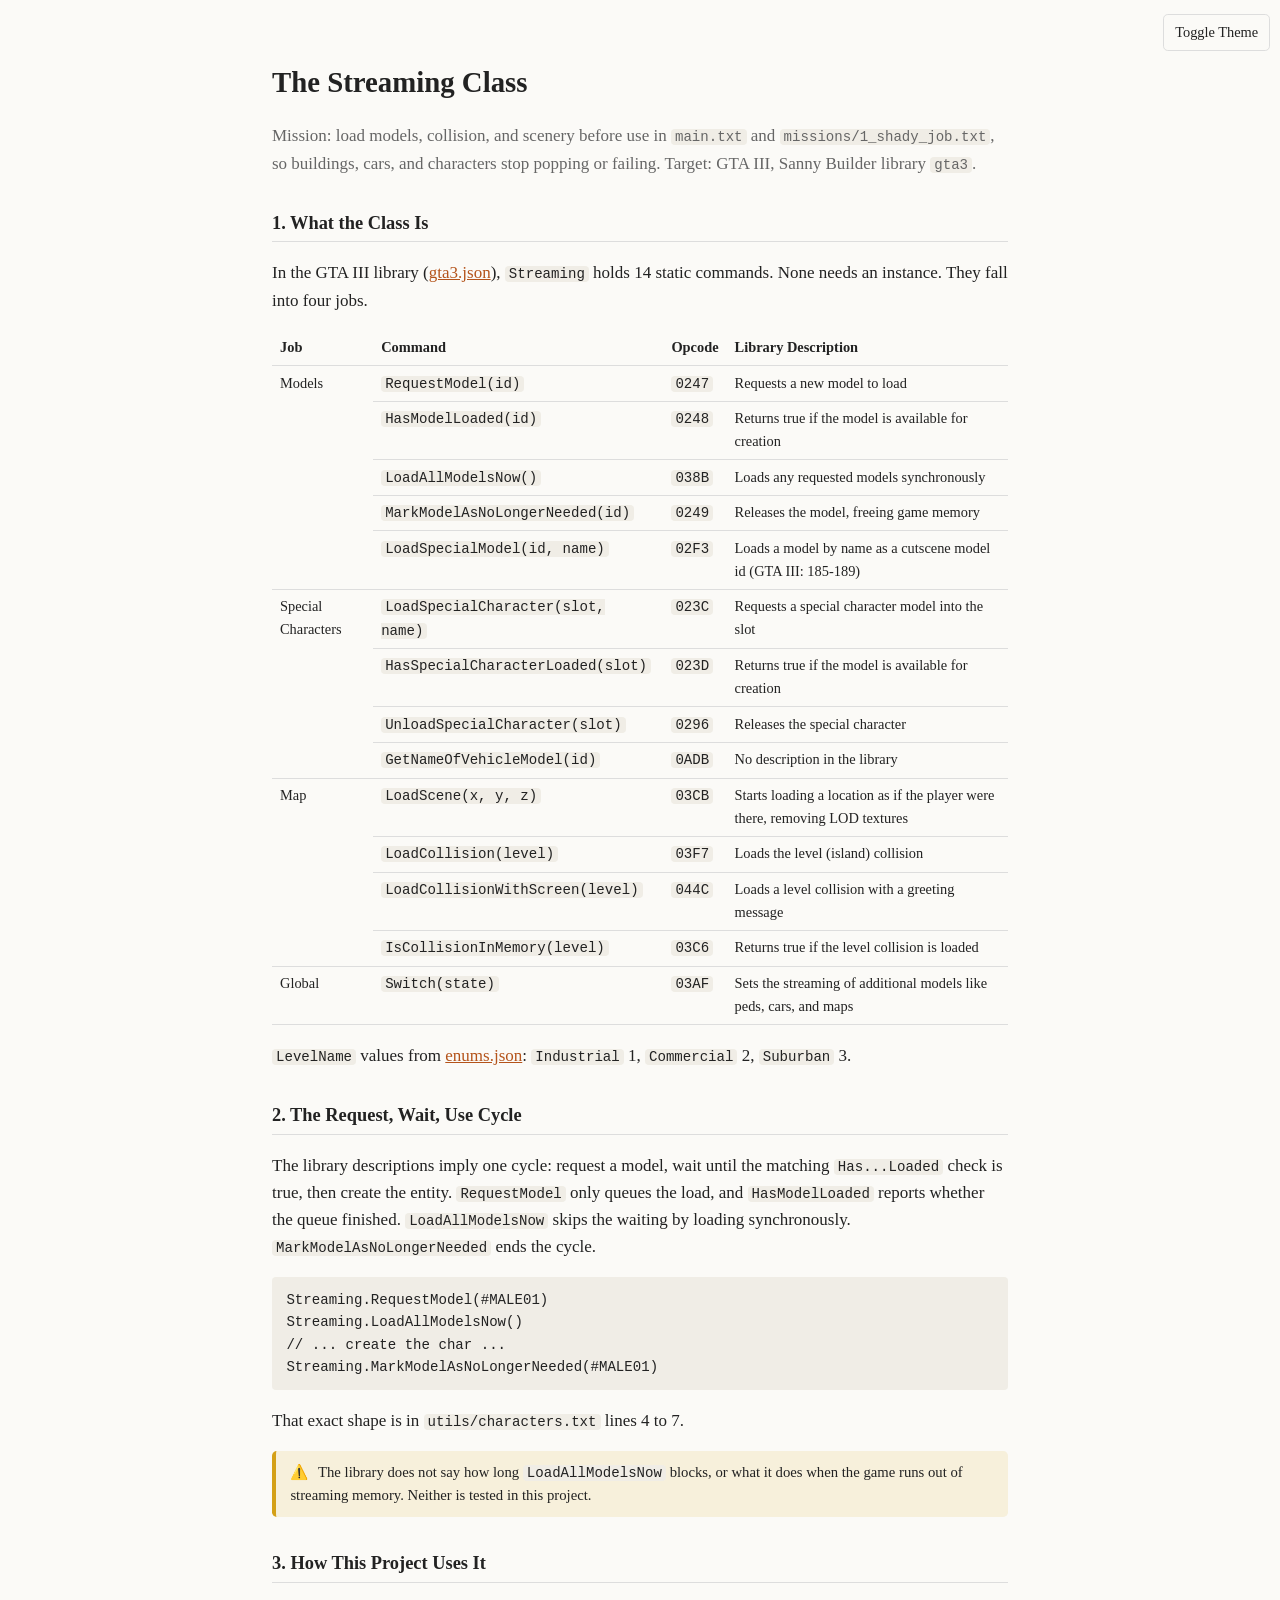
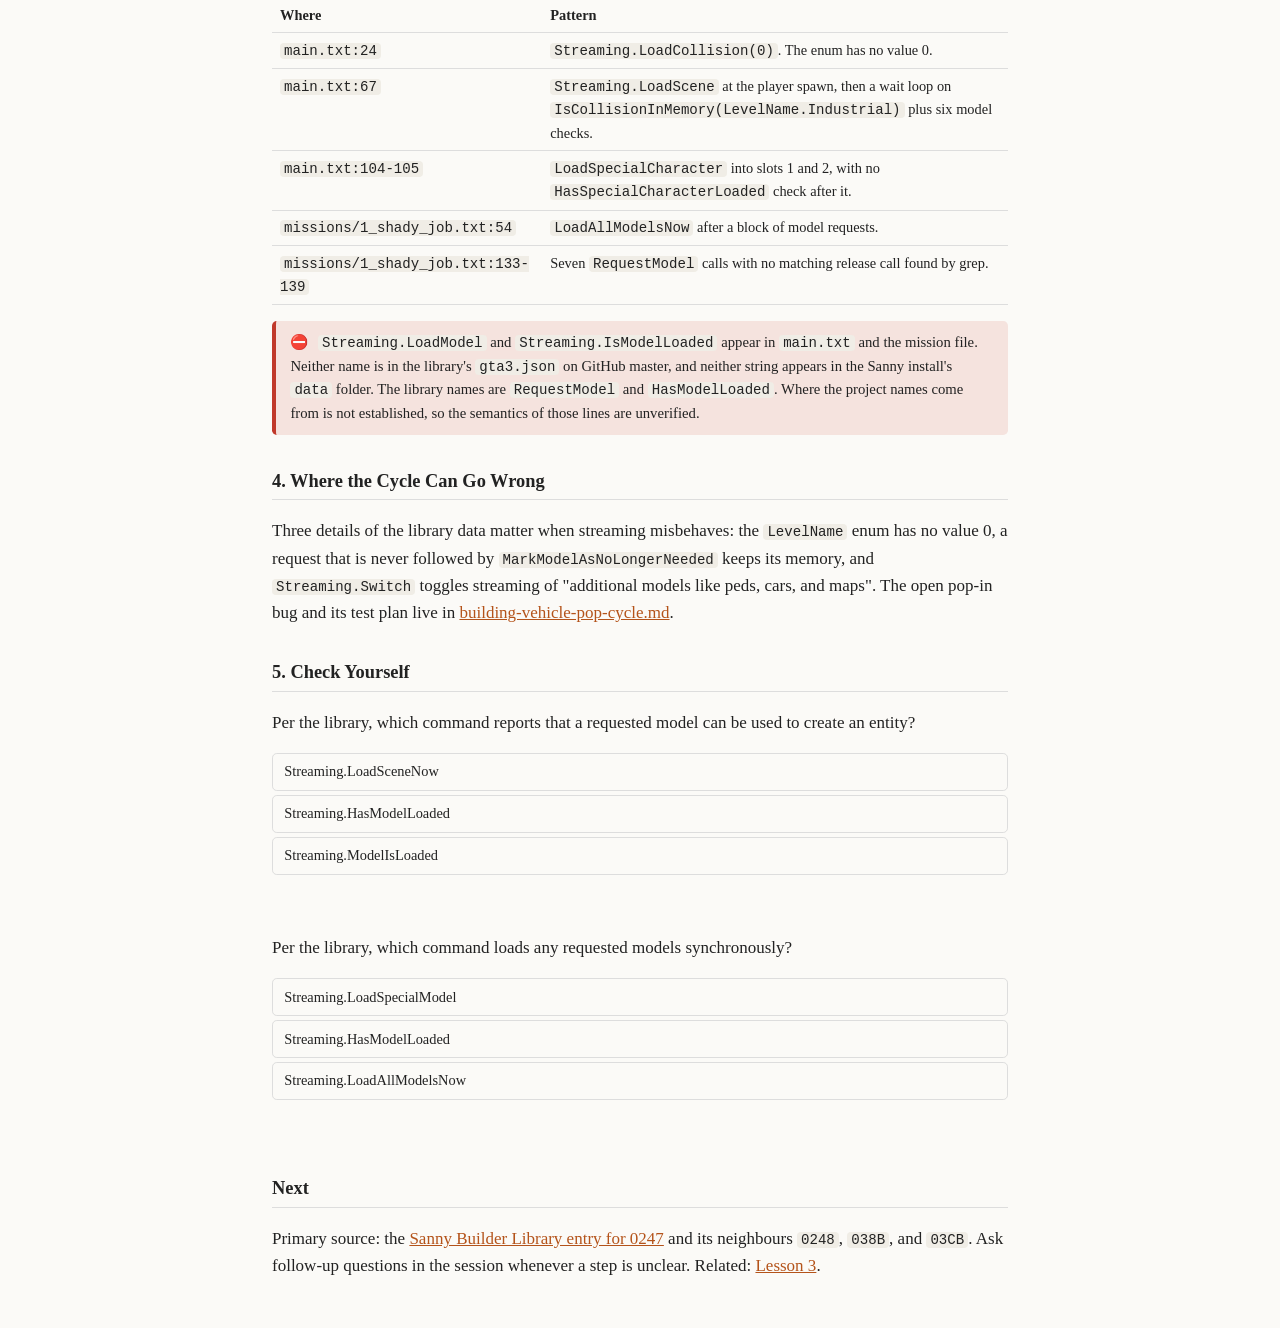
<file: .agents/lessons/0004-the-streaming-class.html>
<!doctype html>
<html lang="en">
<head>
<meta charset="utf-8">
<meta name="viewport" content="width=device-width, initial-scale=1">
<title>The Streaming Class</title>
<link rel="stylesheet" href="assets/callout.css">
<link rel="stylesheet" href="assets/quiz.css">
<style>
:root { color-scheme:light dark; --bg:#fbfaf7; --fg:#222; --mute:#666; --line:#ddd; --accent:#b4531a; --code:#f0ede6; }
@media (prefers-color-scheme: dark) { :root:not([data-theme="light"]) { --bg:#1b1b1d; --fg:#e8e6e1; --mute:#9a9892; --line:#3a3a3d; --accent:#e8935a; --code:#26262a; } }
:root[data-theme="dark"] { color-scheme:dark; --bg:#1b1b1d; --fg:#e8e6e1; --mute:#9a9892; --line:#3a3a3d; --accent:#e8935a; --code:#26262a; }
:root[data-theme="light"] { color-scheme:light; }
body { background:var(--bg); color:var(--fg); font:17px/1.6 Georgia, serif; max-inline-size:46rem; margin-inline:auto; padding-inline:1rem; padding-block:2rem; }
h1 { font-size:1.8rem; margin-block-end:.2rem; }
h2 { font-size:1.15rem; margin-block-start:2rem; border-block-end:1px solid var(--line); padding-block-end:.2rem; }
h3 { font-size:.95rem; font-family:system-ui, sans-serif; color:var(--accent); margin-block:1.2rem .2rem; padding-inline-start:.6rem; border-inline-start:3px solid var(--accent); }
.sub, small { color:var(--mute); }
table { border-collapse:collapse; inline-size:100%; font-size:.9rem; }
td, th { border-block-end:1px solid var(--line); padding:.35rem .5rem; text-align:start; vertical-align:top; }
code, pre { background:var(--code); border-radius:.25rem; font-size:.88rem; }
code { padding-inline:.25rem; }
pre { padding:.7rem .9rem; overflow-x:auto; }
a { color:var(--accent); }
button { font:inherit; font-size:.9rem; color:var(--fg); background:var(--bg); border:1px solid var(--line); border-radius:.3rem; padding:.4rem .7rem; margin-block:.25rem; cursor:pointer; display:block; text-align:start; }
#theme { position:fixed; inset-block-start:.6rem; inset-inline-end:.6rem; }
.result { min-block-size:1.6rem; }
</style>
</head>
<body>
<button id="theme" type="button">Toggle Theme</button>
<h1>The Streaming Class</h1>
<p class="sub">Mission: load models, collision, and scenery before use in <code>main.txt</code> and <code>missions/1_shady_job.txt</code>, so buildings, cars, and characters stop popping or failing. Target: GTA III, Sanny Builder library <code>gta3</code>.</p>

<h2>1. What the Class Is</h2>
<p>In the GTA III library (<a href="https://github.com/sannybuilder/library/blob/master/gta3/gta3.json">gta3.json</a>), <code>Streaming</code> holds 14 static commands. None needs an instance. They fall into four jobs.</p>
<table>
<tr><th>Job</th><th>Command</th><th>Opcode</th><th>Library Description</th></tr>
<tr><td rowspan="5">Models</td><td><code>RequestModel(id)</code></td><td><code>0247</code></td><td>Requests a new model to load</td></tr>
<tr><td><code>HasModelLoaded(id)</code></td><td><code>0248</code></td><td>Returns true if the model is available for creation</td></tr>
<tr><td><code>LoadAllModelsNow()</code></td><td><code>038B</code></td><td>Loads any requested models synchronously</td></tr>
<tr><td><code>MarkModelAsNoLongerNeeded(id)</code></td><td><code>0249</code></td><td>Releases the model, freeing game memory</td></tr>
<tr><td><code>LoadSpecialModel(id, name)</code></td><td><code>02F3</code></td><td>Loads a model by name as a cutscene model id (GTA III: 185-189)</td></tr>
<tr><td rowspan="4">Special Characters</td><td><code>LoadSpecialCharacter(slot, name)</code></td><td><code>023C</code></td><td>Requests a special character model into the slot</td></tr>
<tr><td><code>HasSpecialCharacterLoaded(slot)</code></td><td><code>023D</code></td><td>Returns true if the model is available for creation</td></tr>
<tr><td><code>UnloadSpecialCharacter(slot)</code></td><td><code>0296</code></td><td>Releases the special character</td></tr>
<tr><td><code>GetNameOfVehicleModel(id)</code></td><td><code>0ADB</code></td><td>No description in the library</td></tr>
<tr><td rowspan="4">Map</td><td><code>LoadScene(x, y, z)</code></td><td><code>03CB</code></td><td>Starts loading a location as if the player were there, removing LOD textures</td></tr>
<tr><td><code>LoadCollision(level)</code></td><td><code>03F7</code></td><td>Loads the level (island) collision</td></tr>
<tr><td><code>LoadCollisionWithScreen(level)</code></td><td><code>044C</code></td><td>Loads a level collision with a greeting message</td></tr>
<tr><td><code>IsCollisionInMemory(level)</code></td><td><code>03C6</code></td><td>Returns true if the level collision is loaded</td></tr>
<tr><td>Global</td><td><code>Switch(state)</code></td><td><code>03AF</code></td><td>Sets the streaming of additional models like peds, cars, and maps</td></tr>
</table>
<p><code>LevelName</code> values from <a href="https://github.com/sannybuilder/library/blob/master/gta3/enums.json">enums.json</a>: <code>Industrial</code> 1, <code>Commercial</code> 2, <code>Suburban</code> 3.</p>

<h2>2. The Request, Wait, Use Cycle</h2>
<p>The library descriptions imply one cycle: request a model, wait until the matching <code>Has...Loaded</code> check is true, then create the entity. <code>RequestModel</code> only queues the load, and <code>HasModelLoaded</code> reports whether the queue finished. <code>LoadAllModelsNow</code> skips the waiting by loading synchronously. <code>MarkModelAsNoLongerNeeded</code> ends the cycle.</p>
<pre>Streaming.RequestModel(#MALE01)
Streaming.LoadAllModelsNow()
// ... create the char ...
Streaming.MarkModelAsNoLongerNeeded(#MALE01)</pre>
<p>That exact shape is in <code>utils/characters.txt</code> lines 4 to 7.</p>
<blockquote class="callout" data-variant="warning">The library does not say how long <code>LoadAllModelsNow</code> blocks, or what it does when the game runs out of streaming memory. Neither is tested in this project.</blockquote>

<h2>3. How This Project Uses It</h2>
<table>
<tr><th>Where</th><th>Pattern</th></tr>
<tr><td><code>main.txt:24</code></td><td><code>Streaming.LoadCollision(0)</code>. The enum has no value 0.</td></tr>
<tr><td><code>main.txt:67</code></td><td><code>Streaming.LoadScene</code> at the player spawn, then a wait loop on <code>IsCollisionInMemory(LevelName.Industrial)</code> plus six model checks.</td></tr>
<tr><td><code>main.txt:104-105</code></td><td><code>LoadSpecialCharacter</code> into slots 1 and 2, with no <code>HasSpecialCharacterLoaded</code> check after it.</td></tr>
<tr><td><code>missions/1_shady_job.txt:54</code></td><td><code>LoadAllModelsNow</code> after a block of model requests.</td></tr>
<tr><td><code>missions/1_shady_job.txt:133-139</code></td><td>Seven <code>RequestModel</code> calls with no matching release call found by grep.</td></tr>
</table>
<blockquote class="callout" data-variant="danger"><code>Streaming.LoadModel</code> and <code>Streaming.IsModelLoaded</code> appear in <code>main.txt</code> and the mission file. Neither name is in the library's <code>gta3.json</code> on GitHub master, and neither string appears in the Sanny install's <code>data</code> folder. The library names are <code>RequestModel</code> and <code>HasModelLoaded</code>. Where the project names come from is not established, so the semantics of those lines are unverified.</blockquote>

<h2>4. Where the Cycle Can Go Wrong</h2>
<p>Three details of the library data matter when streaming misbehaves: the <code>LevelName</code> enum has no value 0, a request that is never followed by <code>MarkModelAsNoLongerNeeded</code> keeps its memory, and <code>Streaming.Switch</code> toggles streaming of "additional models like peds, cars, and maps". The open pop-in bug and its test plan live in <a href="../bugs/building-vehicle-pop-cycle.md">building-vehicle-pop-cycle.md</a>.</p>

<h2>5. Check Yourself</h2>
<p>Per the library, which command reports that a requested model can be used to create an entity?</p>
<div class="quiz" data-ok="1">
<button type="button">Streaming.LoadSceneNow</button>
<button type="button" data-correct="1">Streaming.HasModelLoaded</button>
<button type="button">Streaming.ModelIsLoaded</button>
</div>
<p class="result" aria-live="polite"></p>
<p>Per the library, which command loads any requested models synchronously?</p>
<div class="quiz">
<button type="button">Streaming.LoadSpecialModel</button>
<button type="button">Streaming.HasModelLoaded</button>
<button type="button" data-correct="1">Streaming.LoadAllModelsNow</button>
</div>
<p class="result" aria-live="polite"></p>

<h2>Next</h2>
<p>Primary source: the <a href="https://library.sannybuilder.com/#/gta3/default/0247">Sanny Builder Library entry for 0247</a> and its neighbours <code>0248</code>, <code>038B</code>, and <code>03CB</code>. Ask follow-up questions in the session whenever a step is unclear. Related: <a href="0003-contact-point-blips-on-the-radar.html">Lesson 3</a>.</p>

<script>
document.querySelectorAll(".quiz").forEach(function (q) {
  var out = q.nextElementSibling;
  q.querySelectorAll("button").forEach(function (b) {
    b.addEventListener("click", function () {
      var ok = !!b.dataset.correct;
      b.classList.add(ok ? "ok" : "bad");
      out.className = "result " + (ok ? "ok" : "bad");
      out.textContent = ok
        ? "Correct. Section 1 lists this one under Models."
        : "Not that one. The Section 1 table gives each command's library description.";
    });
  });
});
(function () {
  var root = document.documentElement;
  try { var t = localStorage.getItem("lesson-theme"); if (t) root.dataset.theme = t; } catch (e) {}
  document.getElementById("theme").addEventListener("click", function () {
    var dark = getComputedStyle(root).colorScheme.indexOf("dark") === 0;
    root.dataset.theme = dark ? "light" : "dark";
    try { localStorage.setItem("lesson-theme", root.dataset.theme); } catch (e) {}
  });
})();
</script>
</body>
</html>
</file>
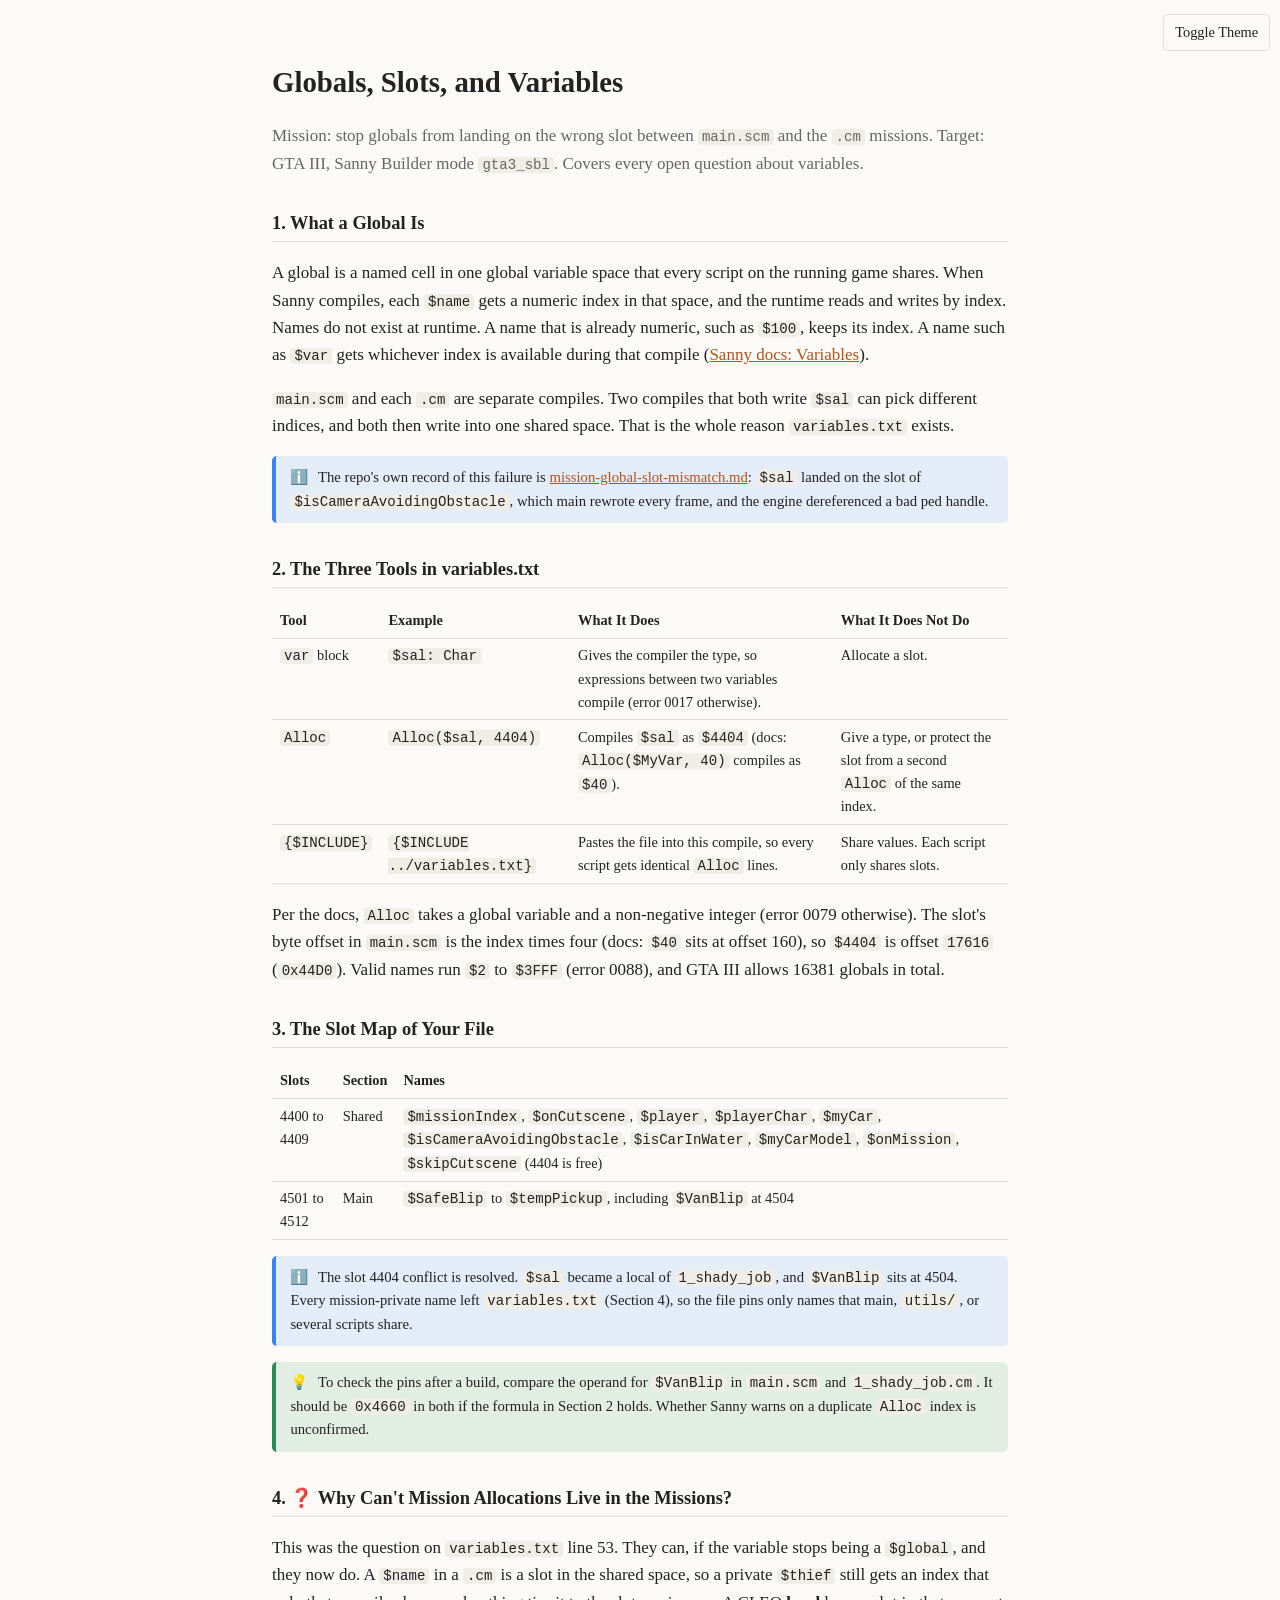
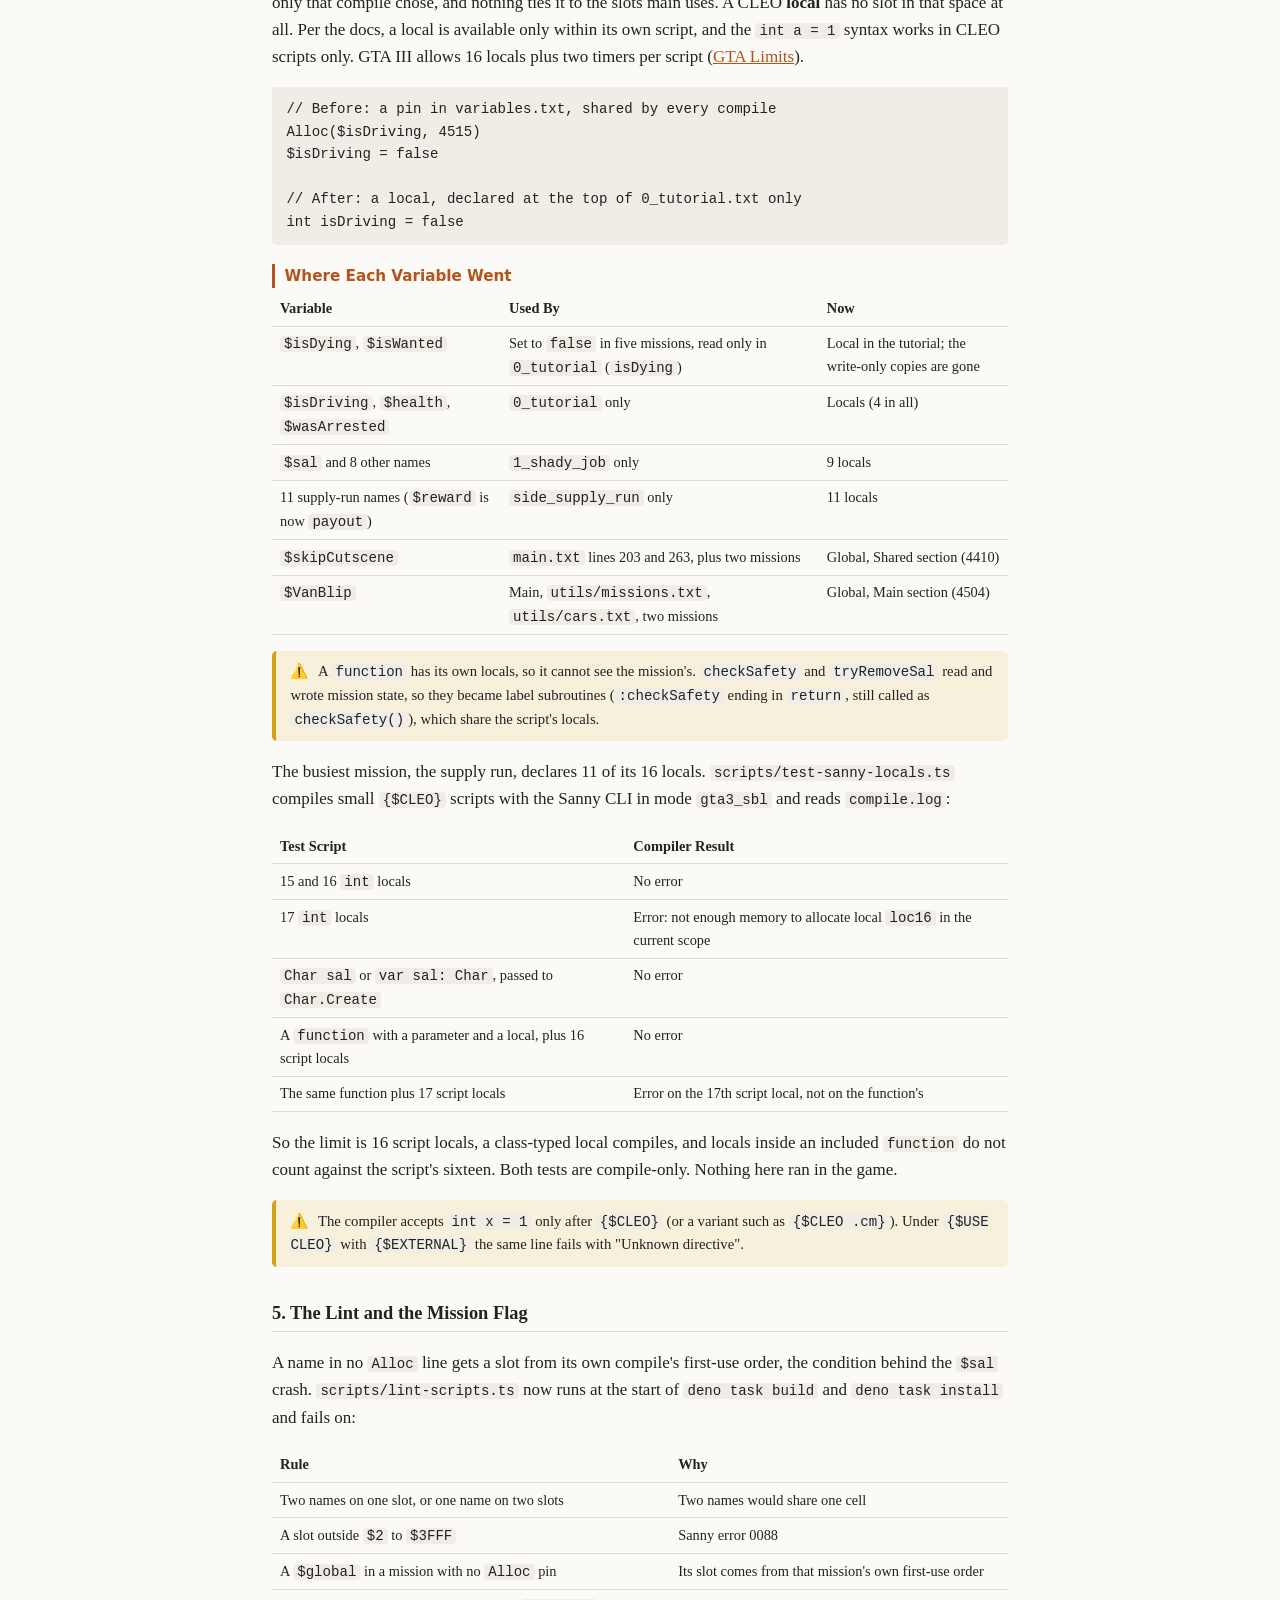
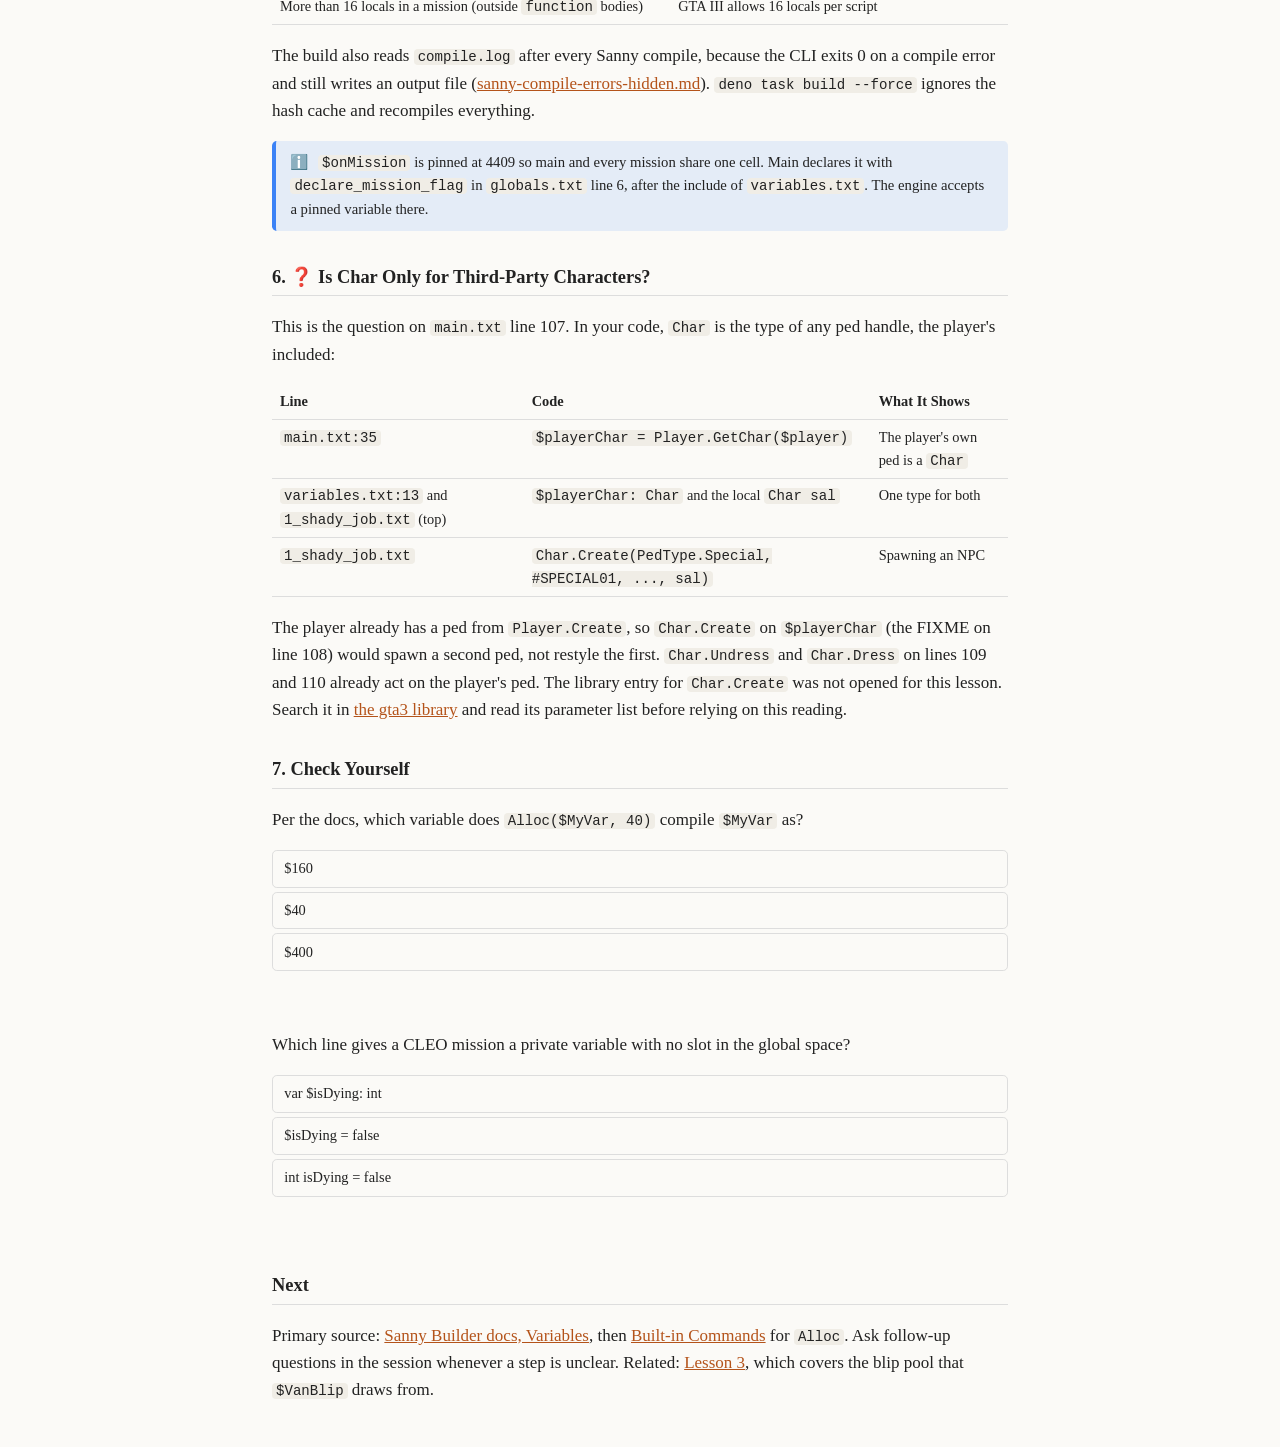
<file: .agents/lessons/0005-globals-slots-and-variables-txt.html>
<!doctype html>
<html lang="en">
<head>
<meta charset="utf-8">
<meta name="viewport" content="width=device-width, initial-scale=1">
<title>Globals, Slots, and Variables</title>
<link rel="stylesheet" href="assets/lessons.css">
<link rel="stylesheet" href="assets/callout.css">
<link rel="stylesheet" href="assets/quiz.css">
</head>
<body>
<button id="theme" type="button">Toggle Theme</button>
<h1>Globals, Slots, and Variables</h1>
<p class="sub">Mission: stop globals from landing on the wrong slot between <code>main.scm</code> and the <code>.cm</code> missions. Target: GTA III, Sanny Builder mode <code>gta3_sbl</code>. Covers every open question about variables.</p>

<h2>1. What a Global Is</h2>
<p>A global is a named cell in one global variable space that every script on the running game shares. When Sanny compiles, each <code>$name</code> gets a numeric index in that space, and the runtime reads and writes by index. Names do not exist at runtime. A name that is already numeric, such as <code>$100</code>, keeps its index. A name such as <code>$var</code> gets whichever index is available during that compile (<a href="https://docs.sannybuilder.com/language/data-types/variables.md">Sanny docs: Variables</a>).</p>
<p><code>main.scm</code> and each <code>.cm</code> are separate compiles. Two compiles that both write <code>$sal</code> can pick different indices, and both then write into one shared space. That is the whole reason <code>variables.txt</code> exists.</p>
<blockquote class="callout" data-variant="note">The repo's own record of this failure is <a href="../reports/bugs/mission-global-slot-mismatch.md">mission-global-slot-mismatch.md</a>: <code>$sal</code> landed on the slot of <code>$isCameraAvoidingObstacle</code>, which main rewrote every frame, and the engine dereferenced a bad ped handle.</blockquote>

<h2>2. The Three Tools in variables.txt</h2>
<table>
<tr><th>Tool</th><th>Example</th><th>What It Does</th><th>What It Does Not Do</th></tr>
<tr><td><code>var</code> block</td><td><code>$sal: Char</code></td><td>Gives the compiler the type, so expressions between two variables compile (error 0017 otherwise).</td><td>Allocate a slot.</td></tr>
<tr><td><code>Alloc</code></td><td><code>Alloc($sal, 4404)</code></td><td>Compiles <code>$sal</code> as <code>$4404</code> (docs: <code>Alloc($MyVar, 40)</code> compiles as <code>$40</code>).</td><td>Give a type, or protect the slot from a second <code>Alloc</code> of the same index.</td></tr>
<tr><td><code>{$INCLUDE}</code></td><td><code>{$INCLUDE ../variables.txt}</code></td><td>Pastes the file into this compile, so every script gets identical <code>Alloc</code> lines.</td><td>Share values. Each script only shares slots.</td></tr>
</table>
<p>Per the docs, <code>Alloc</code> takes a global variable and a non-negative integer (error 0079 otherwise). The slot's byte offset in <code>main.scm</code> is the index times four (docs: <code>$40</code> sits at offset 160), so <code>$4404</code> is offset <code>17616</code> (<code>0x44D0</code>). Valid names run <code>$2</code> to <code>$3FFF</code> (error 0088), and GTA III allows 16381 globals in total.</p>

<h2>3. The Slot Map of Your File</h2>
<table>
<tr><th>Slots</th><th>Section</th><th>Names</th></tr>
<tr><td>4400 to 4409</td><td>Shared</td><td><code>$missionIndex</code>, <code>$onCutscene</code>, <code>$player</code>, <code>$playerChar</code>, <code>$myCar</code>, <code>$isCameraAvoidingObstacle</code>, <code>$isCarInWater</code>, <code>$myCarModel</code>, <code>$onMission</code>, <code>$skipCutscene</code> (4404 is free)</td></tr>
<tr><td>4501 to 4512</td><td>Main</td><td><code>$SafeBlip</code> to <code>$tempPickup</code>, including <code>$VanBlip</code> at 4504</td></tr>
</table>
<blockquote class="callout" data-variant="note">The slot 4404 conflict is resolved. <code>$sal</code> became a local of <code>1_shady_job</code>, and <code>$VanBlip</code> sits at 4504. Every mission-private name left <code>variables.txt</code> (Section 4), so the file pins only names that main, <code>utils/</code>, or several scripts share.</blockquote>
<blockquote class="callout" data-variant="tip">To check the pins after a build, compare the operand for <code>$VanBlip</code> in <code>main.scm</code> and <code>1_shady_job.cm</code>. It should be <code>0x4660</code> in both if the formula in Section 2 holds. Whether Sanny warns on a duplicate <code>Alloc</code> index is unconfirmed.</blockquote>

<h2>4. ❓ Why Can't Mission Allocations Live in the Missions?</h2>
<p>This was the question on <code>variables.txt</code> line 53. They can, if the variable stops being a <code>$global</code>, and they now do. A <code>$name</code> in a <code>.cm</code> is a slot in the shared space, so a private <code>$thief</code> still gets an index that only that compile chose, and nothing ties it to the slots main uses. A CLEO <strong>local</strong> has no slot in that space at all. Per the docs, a local is available only within its own script, and the <code>int a = 1</code> syntax works in CLEO scripts only. GTA III allows 16 locals plus two timers per script (<a href="https://docs.sannybuilder.com/scm-documentation/gta-limits.md">GTA Limits</a>).</p>
<pre>// Before: a pin in variables.txt, shared by every compile
Alloc($isDriving, 4515)
$isDriving = false

// After: a local, declared at the top of 0_tutorial.txt only
int isDriving = false</pre>
<h3>Where Each Variable Went</h3>
<table>
<tr><th>Variable</th><th>Used By</th><th>Now</th></tr>
<tr><td><code>$isDying</code>, <code>$isWanted</code></td><td>Set to <code>false</code> in five missions, read only in <code>0_tutorial</code> (<code>isDying</code>)</td><td>Local in the tutorial; the write-only copies are gone</td></tr>
<tr><td><code>$isDriving</code>, <code>$health</code>, <code>$wasArrested</code></td><td><code>0_tutorial</code> only</td><td>Locals (4 in all)</td></tr>
<tr><td><code>$sal</code> and 8 other names</td><td><code>1_shady_job</code> only</td><td>9 locals</td></tr>
<tr><td>11 supply-run names (<code>$reward</code> is now <code>payout</code>)</td><td><code>side_supply_run</code> only</td><td>11 locals</td></tr>
<tr><td><code>$skipCutscene</code></td><td><code>main.txt</code> lines 203 and 263, plus two missions</td><td>Global, Shared section (4410)</td></tr>
<tr><td><code>$VanBlip</code></td><td>Main, <code>utils/missions.txt</code>, <code>utils/cars.txt</code>, two missions</td><td>Global, Main section (4504)</td></tr>
</table>
<blockquote class="callout" data-variant="warning">A <code>function</code> has its own locals, so it cannot see the mission's. <code>checkSafety</code> and <code>tryRemoveSal</code> read and wrote mission state, so they became label subroutines (<code>:checkSafety</code> ending in <code>return</code>, still called as <code>checkSafety()</code>), which share the script's locals.</blockquote>
<p>The busiest mission, the supply run, declares 11 of its 16 locals. <code>scripts/test-sanny-locals.ts</code> compiles small <code>{$CLEO}</code> scripts with the Sanny CLI in mode <code>gta3_sbl</code> and reads <code>compile.log</code>:</p>
<table>
<tr><th>Test Script</th><th>Compiler Result</th></tr>
<tr><td>15 and 16 <code>int</code> locals</td><td>No error</td></tr>
<tr><td>17 <code>int</code> locals</td><td>Error: not enough memory to allocate local <code>loc16</code> in the current scope</td></tr>
<tr><td><code>Char sal</code> or <code>var sal: Char</code>, passed to <code>Char.Create</code></td><td>No error</td></tr>
<tr><td>A <code>function</code> with a parameter and a local, plus 16 script locals</td><td>No error</td></tr>
<tr><td>The same function plus 17 script locals</td><td>Error on the 17th script local, not on the function's</td></tr>
</table>
<p>So the limit is 16 script locals, a class-typed local compiles, and locals inside an included <code>function</code> do not count against the script's sixteen. Both tests are compile-only. Nothing here ran in the game.</p>
<blockquote class="callout" data-variant="warning">The compiler accepts <code>int x = 1</code> only after <code>{$CLEO}</code> (or a variant such as <code>{$CLEO .cm}</code>). Under <code>{$USE CLEO}</code> with <code>{$EXTERNAL}</code> the same line fails with "Unknown directive".</blockquote>

<h2>5. The Lint and the Mission Flag</h2>
<p>A name in no <code>Alloc</code> line gets a slot from its own compile's first-use order, the condition behind the <code>$sal</code> crash. <code>scripts/lint-scripts.ts</code> now runs at the start of <code>deno task build</code> and <code>deno task install</code> and fails on:</p>
<table>
<tr><th>Rule</th><th>Why</th></tr>
<tr><td>Two names on one slot, or one name on two slots</td><td>Two names would share one cell</td></tr>
<tr><td>A slot outside <code>$2</code> to <code>$3FFF</code></td><td>Sanny error 0088</td></tr>
<tr><td>A <code>$global</code> in a mission with no <code>Alloc</code> pin</td><td>Its slot comes from that mission's own first-use order</td></tr>
<tr><td>More than 16 locals in a mission (outside <code>function</code> bodies)</td><td>GTA III allows 16 locals per script</td></tr>
</table>
<p>The build also reads <code>compile.log</code> after every Sanny compile, because the CLI exits 0 on a compile error and still writes an output file (<a href="../reports/bugs/sanny-compile-errors-hidden.md">sanny-compile-errors-hidden.md</a>). <code>deno task build --force</code> ignores the hash cache and recompiles everything.</p>
<blockquote class="callout" data-variant="note"><code>$onMission</code> is pinned at 4409 so main and every mission share one cell. Main declares it with <code>declare_mission_flag</code> in <code>globals.txt</code> line 6, after the include of <code>variables.txt</code>. The engine accepts a pinned variable there.</blockquote>

<h2>6. ❓ Is Char Only for Third-Party Characters?</h2>
<p>This is the question on <code>main.txt</code> line 107. In your code, <code>Char</code> is the type of any ped handle, the player's included:</p>
<table>
<tr><th>Line</th><th>Code</th><th>What It Shows</th></tr>
<tr><td><code>main.txt:35</code></td><td><code>$playerChar = Player.GetChar($player)</code></td><td>The player's own ped is a <code>Char</code></td></tr>
<tr><td><code>variables.txt:13</code> and <code>1_shady_job.txt</code> (top)</td><td><code>$playerChar: Char</code> and the local <code>Char sal</code></td><td>One type for both</td></tr>
<tr><td><code>1_shady_job.txt</code></td><td><code>Char.Create(PedType.Special, #SPECIAL01, ..., sal)</code></td><td>Spawning an NPC</td></tr>
</table>
<p>The player already has a ped from <code>Player.Create</code>, so <code>Char.Create</code> on <code>$playerChar</code> (the FIXME on line 108) would spawn a second ped, not restyle the first. <code>Char.Undress</code> and <code>Char.Dress</code> on lines 109 and 110 already act on the player's ped. The library entry for <code>Char.Create</code> was not opened for this lesson. Search it in <a href="https://library.sannybuilder.com/#/gta3/script">the gta3 library</a> and read its parameter list before relying on this reading.</p>

<h2>7. Check Yourself</h2>
<p>Per the docs, which variable does <code>Alloc($MyVar, 40)</code> compile <code>$MyVar</code> as?</p>
<div class="quiz">
<button type="button">$160</button>
<button type="button" data-correct="1">$40</button>
<button type="button">$400</button>
</div>
<p class="result" aria-live="polite"></p>
<p>Which line gives a CLEO mission a private variable with no slot in the global space?</p>
<div class="quiz">
<button type="button">var $isDying: int</button>
<button type="button">$isDying = false</button>
<button type="button" data-correct="1">int isDying = false</button>
</div>
<p class="result" aria-live="polite"></p>

<h2>Next</h2>
<p>Primary source: <a href="https://docs.sannybuilder.com/language/data-types/variables.md">Sanny Builder docs, Variables</a>, then <a href="https://docs.sannybuilder.com/language/instructions/built-in-commands.md">Built-in Commands</a> for <code>Alloc</code>. Ask follow-up questions in the session whenever a step is unclear. Related: <a href="0003-contact-point-blips-on-the-radar.html">Lesson 3</a>, which covers the blip pool that <code>$VanBlip</code> draws from.</p>

<script>
document.querySelectorAll(".quiz").forEach(function (q) {
  var out = q.nextElementSibling;
  q.querySelectorAll("button").forEach(function (b) {
    b.addEventListener("click", function () {
      var ok = !!b.dataset.correct;
      b.classList.add(ok ? "ok" : "bad");
      out.className = "result " + (ok ? "ok" : "bad");
      out.textContent = ok
        ? "Correct. Section 2 and Section 4 give this form."
        : "Not that one. Section 2 shows what Alloc compiles to, and Section 4 shows the local form side by side with the global.";
    });
  });
});
(function () {
  var root = document.documentElement;
  try { var t = localStorage.getItem("lesson-theme"); if (t) root.dataset.theme = t; } catch (e) {}
  document.getElementById("theme").addEventListener("click", function () {
    var dark = getComputedStyle(root).colorScheme.indexOf("dark") === 0;
    root.dataset.theme = dark ? "light" : "dark";
    try { localStorage.setItem("lesson-theme", root.dataset.theme); } catch (e) {}
  });
})();
</script>
</body>
</html>
</file>
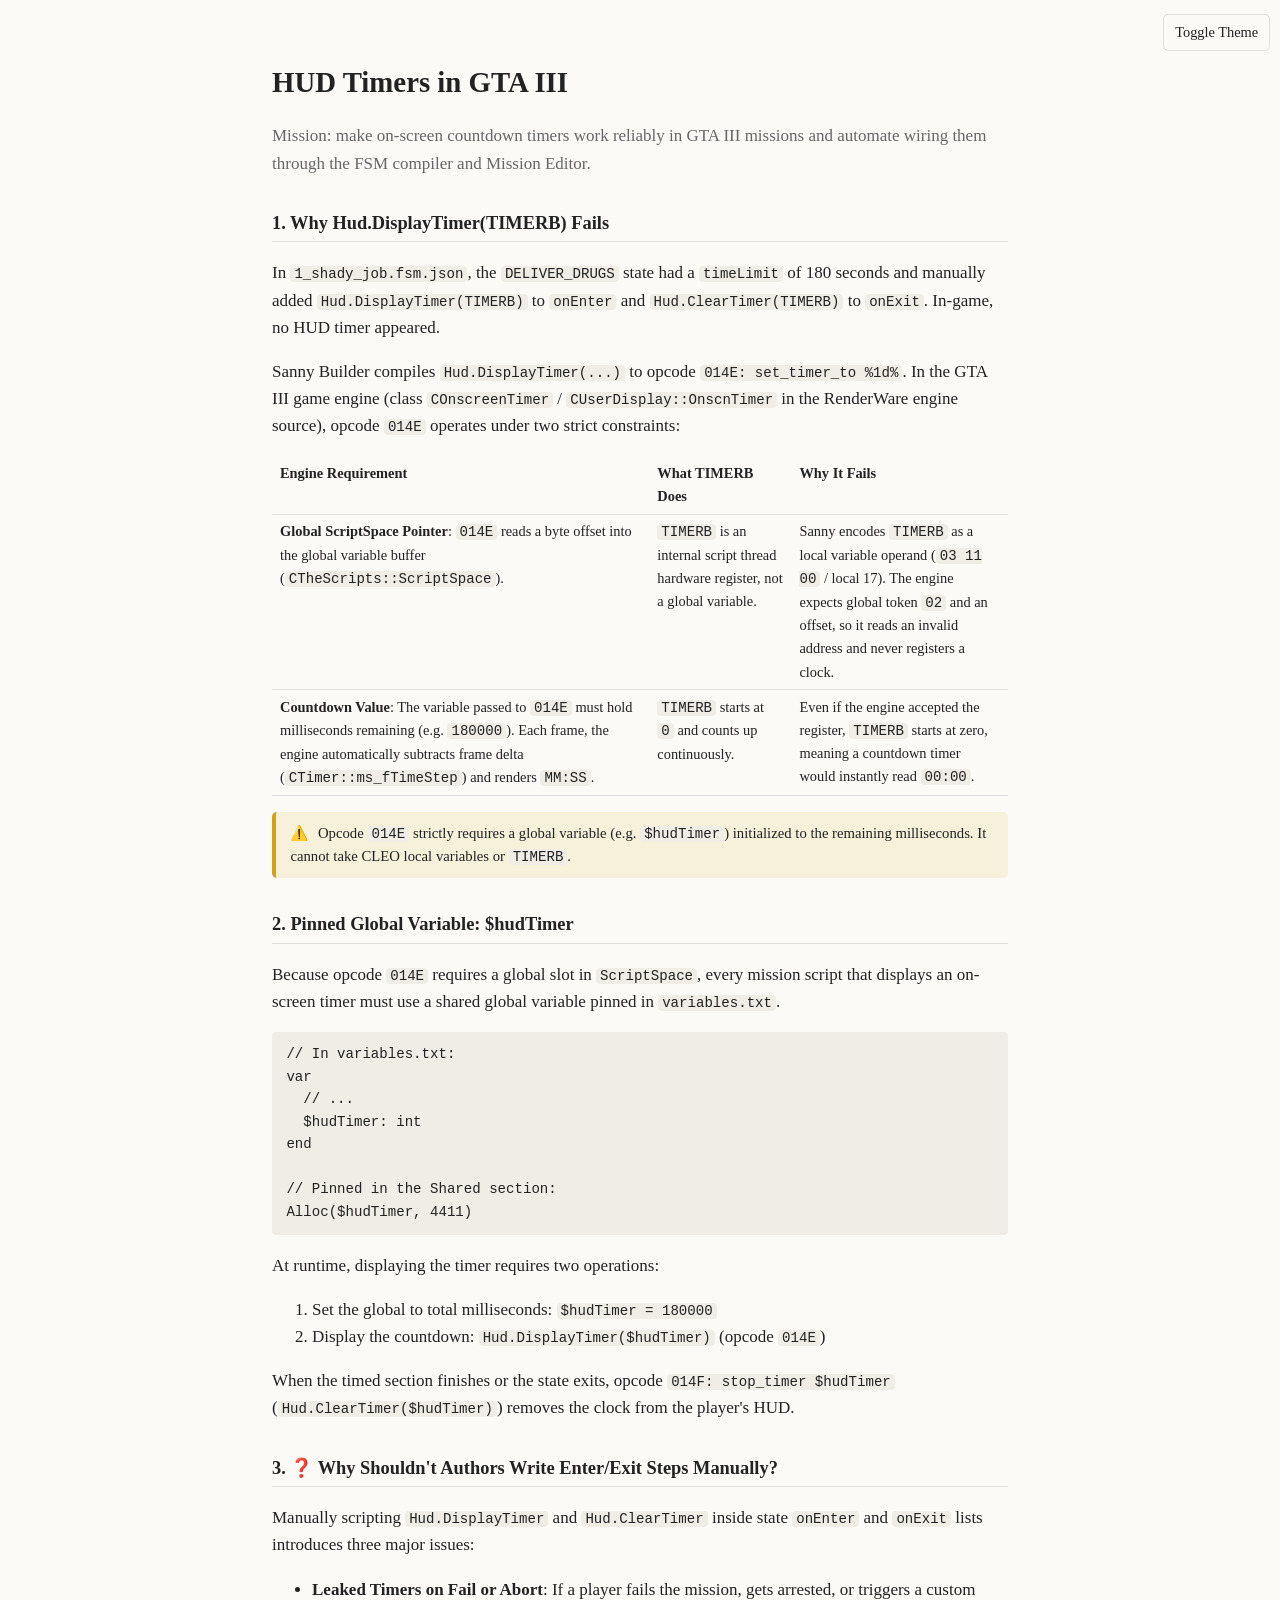
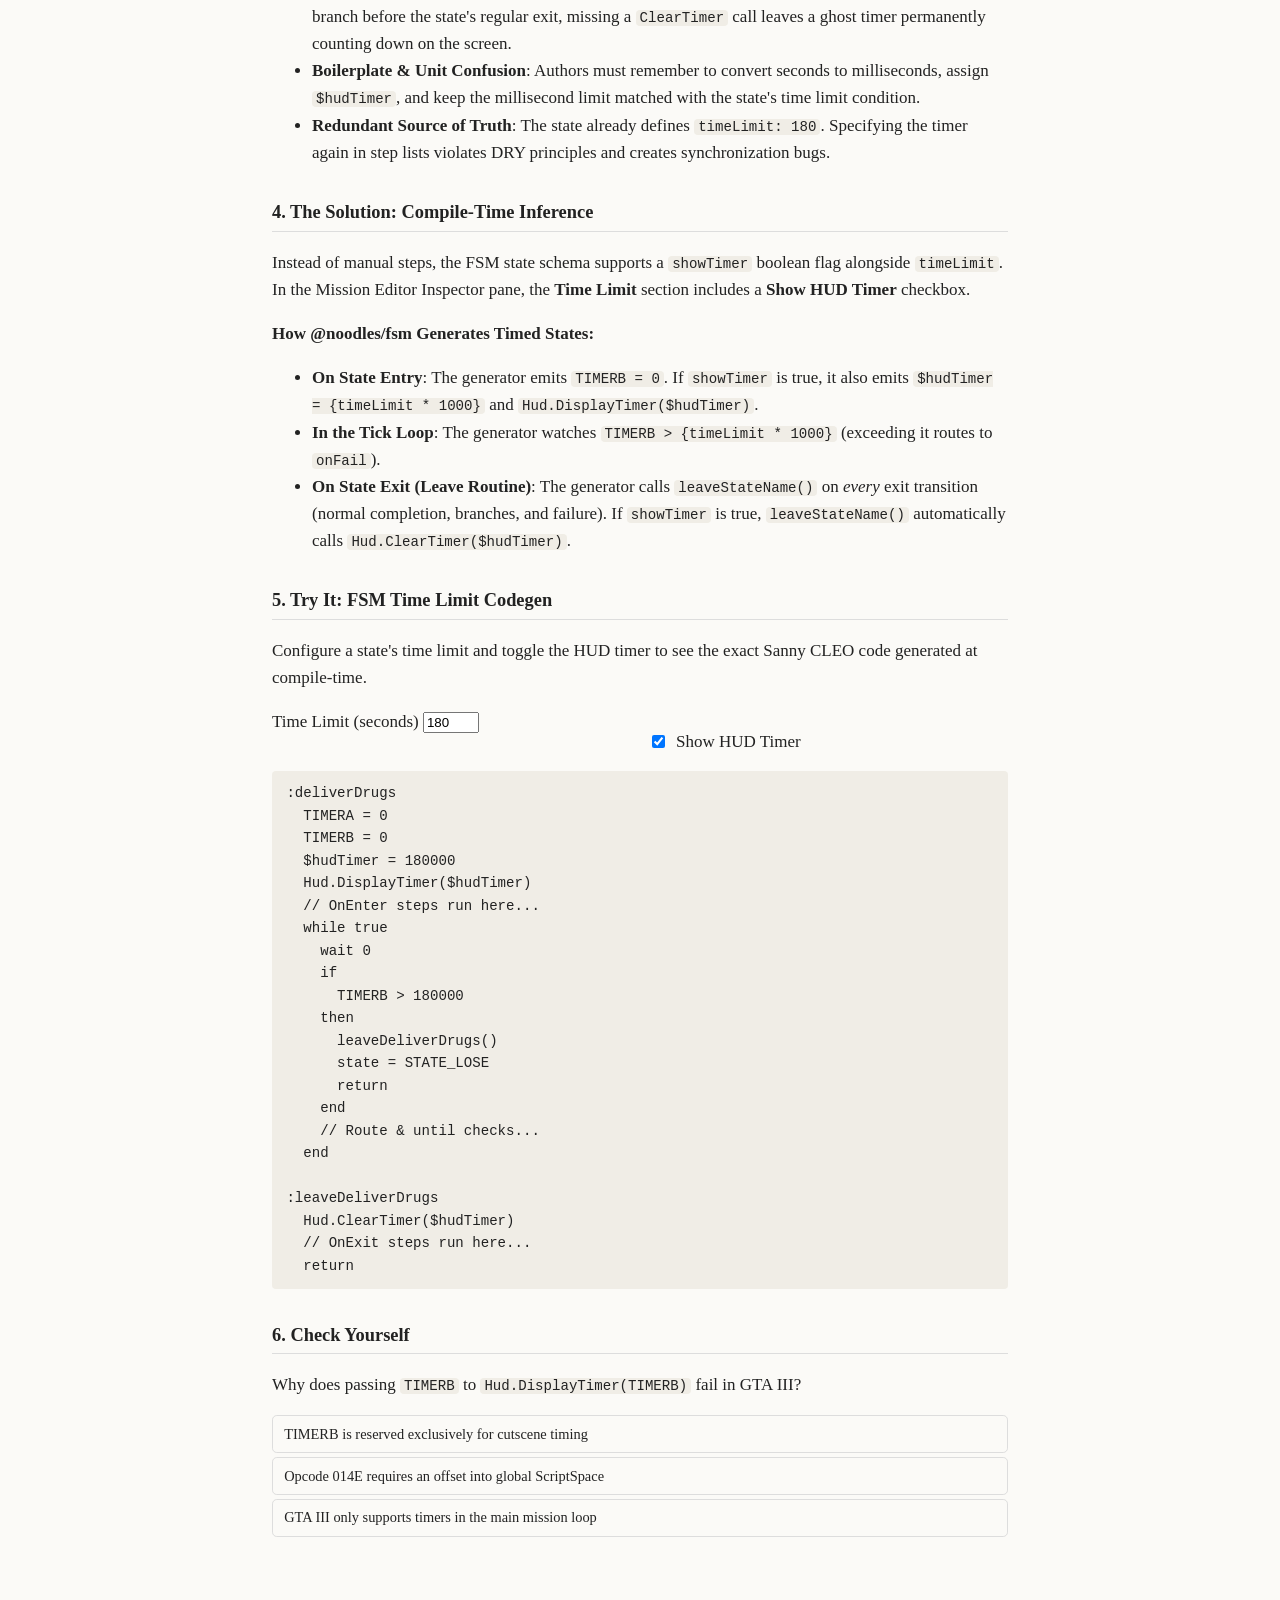
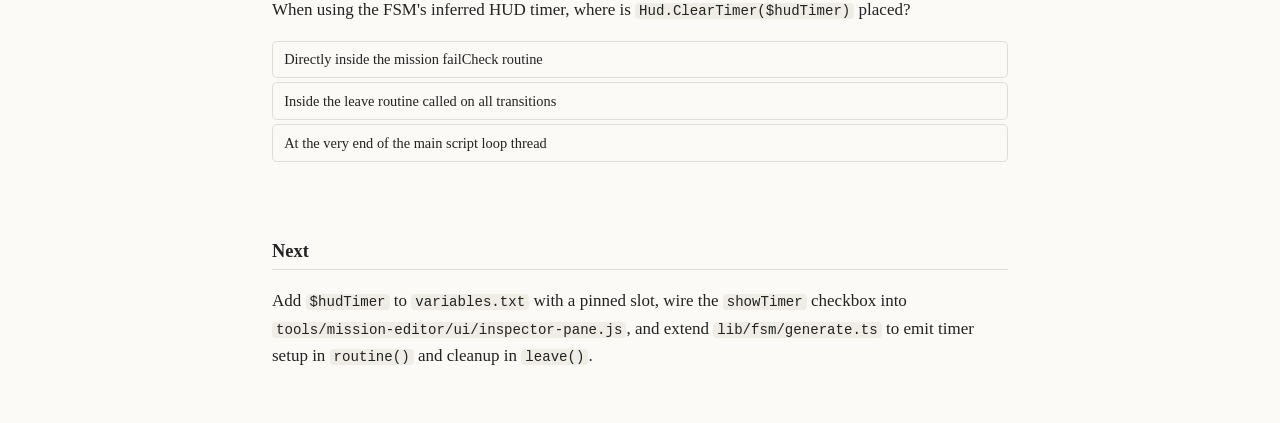
<file: .agents/lessons/0006-hud-timers-in-gta-iii.html>
<!doctype html>
<html lang="en">
<head>
<meta charset="utf-8">
<meta name="viewport" content="width=device-width, initial-scale=1">
<title>HUD Timers in GTA III</title>
<link rel="stylesheet" href="assets/lessons.css">
<link rel="stylesheet" href="assets/callout.css">
<link rel="stylesheet" href="assets/quiz.css">
</head>
<body>
<button id="theme" type="button">Toggle Theme</button>
<h1>HUD Timers in GTA III</h1>
<p class="sub">Mission: make on-screen countdown timers work reliably in GTA III missions and automate wiring them through the FSM compiler and Mission Editor.</p>

<h2>1. Why Hud.DisplayTimer(TIMERB) Fails</h2>
<p>In <code>1_shady_job.fsm.json</code>, the <code>DELIVER_DRUGS</code> state had a <code>timeLimit</code> of 180 seconds and manually added <code>Hud.DisplayTimer(TIMERB)</code> to <code>onEnter</code> and <code>Hud.ClearTimer(TIMERB)</code> to <code>onExit</code>. In-game, no HUD timer appeared.</p>

<p>Sanny Builder compiles <code>Hud.DisplayTimer(...)</code> to opcode <code>014E: set_timer_to %1d%</code>. In the GTA III game engine (class <code>COnscreenTimer</code> / <code>CUserDisplay::OnscnTimer</code> in the RenderWare engine source), opcode <code>014E</code> operates under two strict constraints:</p>

<table>
<tr><th>Engine Requirement</th><th>What TIMERB Does</th><th>Why It Fails</th></tr>
<tr>
  <td><strong>Global ScriptSpace Pointer</strong>: <code>014E</code> reads a byte offset into the global variable buffer (<code>CTheScripts::ScriptSpace</code>).</td>
  <td><code>TIMERB</code> is an internal script thread hardware register, not a global variable.</td>
  <td>Sanny encodes <code>TIMERB</code> as a local variable operand (<code>03 11 00</code> / local 17). The engine expects global token <code>02</code> and an offset, so it reads an invalid address and never registers a clock.</td>
</tr>
<tr>
  <td><strong>Countdown Value</strong>: The variable passed to <code>014E</code> must hold milliseconds remaining (e.g. <code>180000</code>). Each frame, the engine automatically subtracts frame delta (<code>CTimer::ms_fTimeStep</code>) and renders <code>MM:SS</code>.</td>
  <td><code>TIMERB</code> starts at <code>0</code> and counts up continuously.</td>
  <td>Even if the engine accepted the register, <code>TIMERB</code> starts at zero, meaning a countdown timer would instantly read <code>00:00</code>.</td>
</tr>
</table>

<blockquote class="callout" data-variant="warning">Opcode <code>014E</code> strictly requires a global variable (e.g. <code>$hudTimer</code>) initialized to the remaining milliseconds. It cannot take CLEO local variables or <code>TIMERB</code>.</blockquote>

<h2>2. Pinned Global Variable: $hudTimer</h2>
<p>Because opcode <code>014E</code> requires a global slot in <code>ScriptSpace</code>, every mission script that displays an on-screen timer must use a shared global variable pinned in <code>variables.txt</code>.</p>

<pre>// In variables.txt:
var
  // ...
  $hudTimer: int
end

// Pinned in the Shared section:
Alloc($hudTimer, 4411)</pre>

<p>At runtime, displaying the timer requires two operations:</p>
<ol>
  <li>Set the global to total milliseconds: <code>$hudTimer = 180000</code></li>
  <li>Display the countdown: <code>Hud.DisplayTimer($hudTimer)</code> (opcode <code>014E</code>)</li>
</ol>
<p>When the timed section finishes or the state exits, opcode <code>014F: stop_timer $hudTimer</code> (<code>Hud.ClearTimer($hudTimer)</code>) removes the clock from the player's HUD.</p>

<h2>3. ❓ Why Shouldn't Authors Write Enter/Exit Steps Manually?</h2>
<p>Manually scripting <code>Hud.DisplayTimer</code> and <code>Hud.ClearTimer</code> inside state <code>onEnter</code> and <code>onExit</code> lists introduces three major issues:</p>
<ul>
  <li><strong>Leaked Timers on Fail or Abort</strong>: If a player fails the mission, gets arrested, or triggers a custom branch before the state's regular exit, missing a <code>ClearTimer</code> call leaves a ghost timer permanently counting down on the screen.</li>
  <li><strong>Boilerplate &amp; Unit Confusion</strong>: Authors must remember to convert seconds to milliseconds, assign <code>$hudTimer</code>, and keep the millisecond limit matched with the state's time limit condition.</li>
  <li><strong>Redundant Source of Truth</strong>: The state already defines <code>timeLimit: 180</code>. Specifying the timer again in step lists violates DRY principles and creates synchronization bugs.</li>
</ul>

<h2>4. The Solution: Compile-Time Inference</h2>
<p>Instead of manual steps, the FSM state schema supports a <code>showTimer</code> boolean flag alongside <code>timeLimit</code>. In the Mission Editor Inspector pane, the <strong>Time Limit</strong> section includes a <strong>Show HUD Timer</strong> checkbox.</p>

<div class="callout" data-variant="tip">
  <strong>How @noodles/fsm Generates Timed States:</strong>
  <ul>
    <li><strong>On State Entry</strong>: The generator emits <code>TIMERB = 0</code>. If <code>showTimer</code> is true, it also emits <code>$hudTimer = {timeLimit * 1000}</code> and <code>Hud.DisplayTimer($hudTimer)</code>.</li>
    <li><strong>In the Tick Loop</strong>: The generator watches <code>TIMERB &gt; {timeLimit * 1000}</code> (exceeding it routes to <code>onFail</code>).</li>
    <li><strong>On State Exit (Leave Routine)</strong>: The generator calls <code>leaveStateName()</code> on <em>every</em> exit transition (normal completion, branches, and failure). If <code>showTimer</code> is true, <code>leaveStateName()</code> automatically calls <code>Hud.ClearTimer($hudTimer)</code>.</li>
  </ul>
</div>

<h2>5. Try It: FSM Time Limit Codegen</h2>
<p>Configure a state's time limit and toggle the HUD timer to see the exact Sanny CLEO code generated at compile-time.</p>

<div class="grid" style="display:grid; grid-template-columns: 1fr 1fr; gap: 1rem; margin-block: 1rem;">
  <div>
    <label for="limit-sec">Time Limit (seconds)</label>
    <input id="limit-sec" type="number" min="1" max="600" value="180">
  </div>
  <div style="display:flex; align-items:center; gap:.5rem; margin-top:1.2rem;">
    <input id="show-hud" type="checkbox" checked style="inline-size:auto;">
    <label for="show-hud" style="margin:0; cursor:pointer;">Show HUD Timer</label>
  </div>
</div>

<pre id="codegen-preview"></pre>

<h2>6. Check Yourself</h2>
<p>Why does passing <code>TIMERB</code> to <code>Hud.DisplayTimer(TIMERB)</code> fail in GTA III?</p>
<div class="quiz">
<button type="button">TIMERB is reserved exclusively for cutscene timing</button>
<button type="button" data-correct="1">Opcode 014E requires an offset into global ScriptSpace</button>
<button type="button">GTA III only supports timers in the main mission loop</button>
</div>
<p class="result" aria-live="polite"></p>

<p>When using the FSM's inferred HUD timer, where is <code>Hud.ClearTimer($hudTimer)</code> placed?</p>
<div class="quiz">
<button type="button">Directly inside the mission failCheck routine</button>
<button type="button" data-correct="1">Inside the leave routine called on all transitions</button>
<button type="button">At the very end of the main script loop thread</button>
</div>
<p class="result" aria-live="polite"></p>

<h2>Next</h2>
<p>Add <code>$hudTimer</code> to <code>variables.txt</code> with a pinned slot, wire the <code>showTimer</code> checkbox into <code>tools/mission-editor/ui/inspector-pane.js</code>, and extend <code>lib/fsm/generate.ts</code> to emit timer setup in <code>routine()</code> and cleanup in <code>leave()</code>.</p>

<script>
document.querySelectorAll(".quiz").forEach(function (q) {
  var out = q.nextElementSibling;
  q.querySelectorAll("button").forEach(function (b) {
    b.addEventListener("click", function () {
      var ok = !!b.dataset.correct;
      b.classList.add(ok ? "ok" : "bad");
      out.className = "result " + (ok ? "ok" : "bad");
      out.textContent = ok
        ? "Correct. Section 1 and Section 4 explain the engine requirement and exit architecture."
        : "Not that one. Review Section 1 for opcode 014E requirements and Section 4 for leave routine lifecycle.";
    });
  });
});

(function () {
  var root = document.documentElement;
  try { var t = localStorage.getItem("lesson-theme"); if (t) root.dataset.theme = t; } catch (e) {}
  document.getElementById("theme").addEventListener("click", function () {
    var dark = getComputedStyle(root).colorScheme.indexOf("dark") === 0;
    root.dataset.theme = dark ? "light" : "dark";
    try { localStorage.setItem("lesson-theme", root.dataset.theme); } catch (e) {}
  });

  var secInput = document.getElementById("limit-sec");
  var hudInput = document.getElementById("show-hud");
  var preview = document.getElementById("codegen-preview");

  try {
    var savedSec = sessionStorage.getItem("lesson-6-limit");
    if (savedSec) secInput.value = savedSec;
    var savedHud = sessionStorage.getItem("lesson-6-hud");
    if (savedHud !== null) hudInput.checked = savedHud === "true";
  } catch (e) {}

  function update() {
    var sec = Math.max(1, parseInt(secInput.value, 10) || 60);
    var ms = sec * 1000;
    var hud = hudInput.checked;

    try {
      sessionStorage.setItem("lesson-6-limit", sec);
      sessionStorage.setItem("lesson-6-hud", hud);
    } catch (e) {}

    var code = [
      ":deliverDrugs",
      "  TIMERA = 0",
      "  TIMERB = 0"
    ];
    if (hud) {
      code.push("  $hudTimer = " + ms);
      code.push("  Hud.DisplayTimer($hudTimer)");
    }
    code.push("  // OnEnter steps run here...");
    code.push("  while true");
    code.push("    wait 0");
    code.push("    if");
    code.push("      TIMERB > " + ms);
    code.push("    then");
    code.push("      leaveDeliverDrugs()");
    code.push("      state = STATE_LOSE");
    code.push("      return");
    code.push("    end");
    code.push("    // Route & until checks...");
    code.push("  end");
    code.push("");
    code.push(":leaveDeliverDrugs");
    if (hud) {
      code.push("  Hud.ClearTimer($hudTimer)");
    }
    code.push("  // OnExit steps run here...");
    code.push("  return");

    preview.textContent = code.join("\n");
  }

  secInput.addEventListener("input", update);
  hudInput.addEventListener("change", update);
  update();
})();
</script>
</body>
</html>
</file>
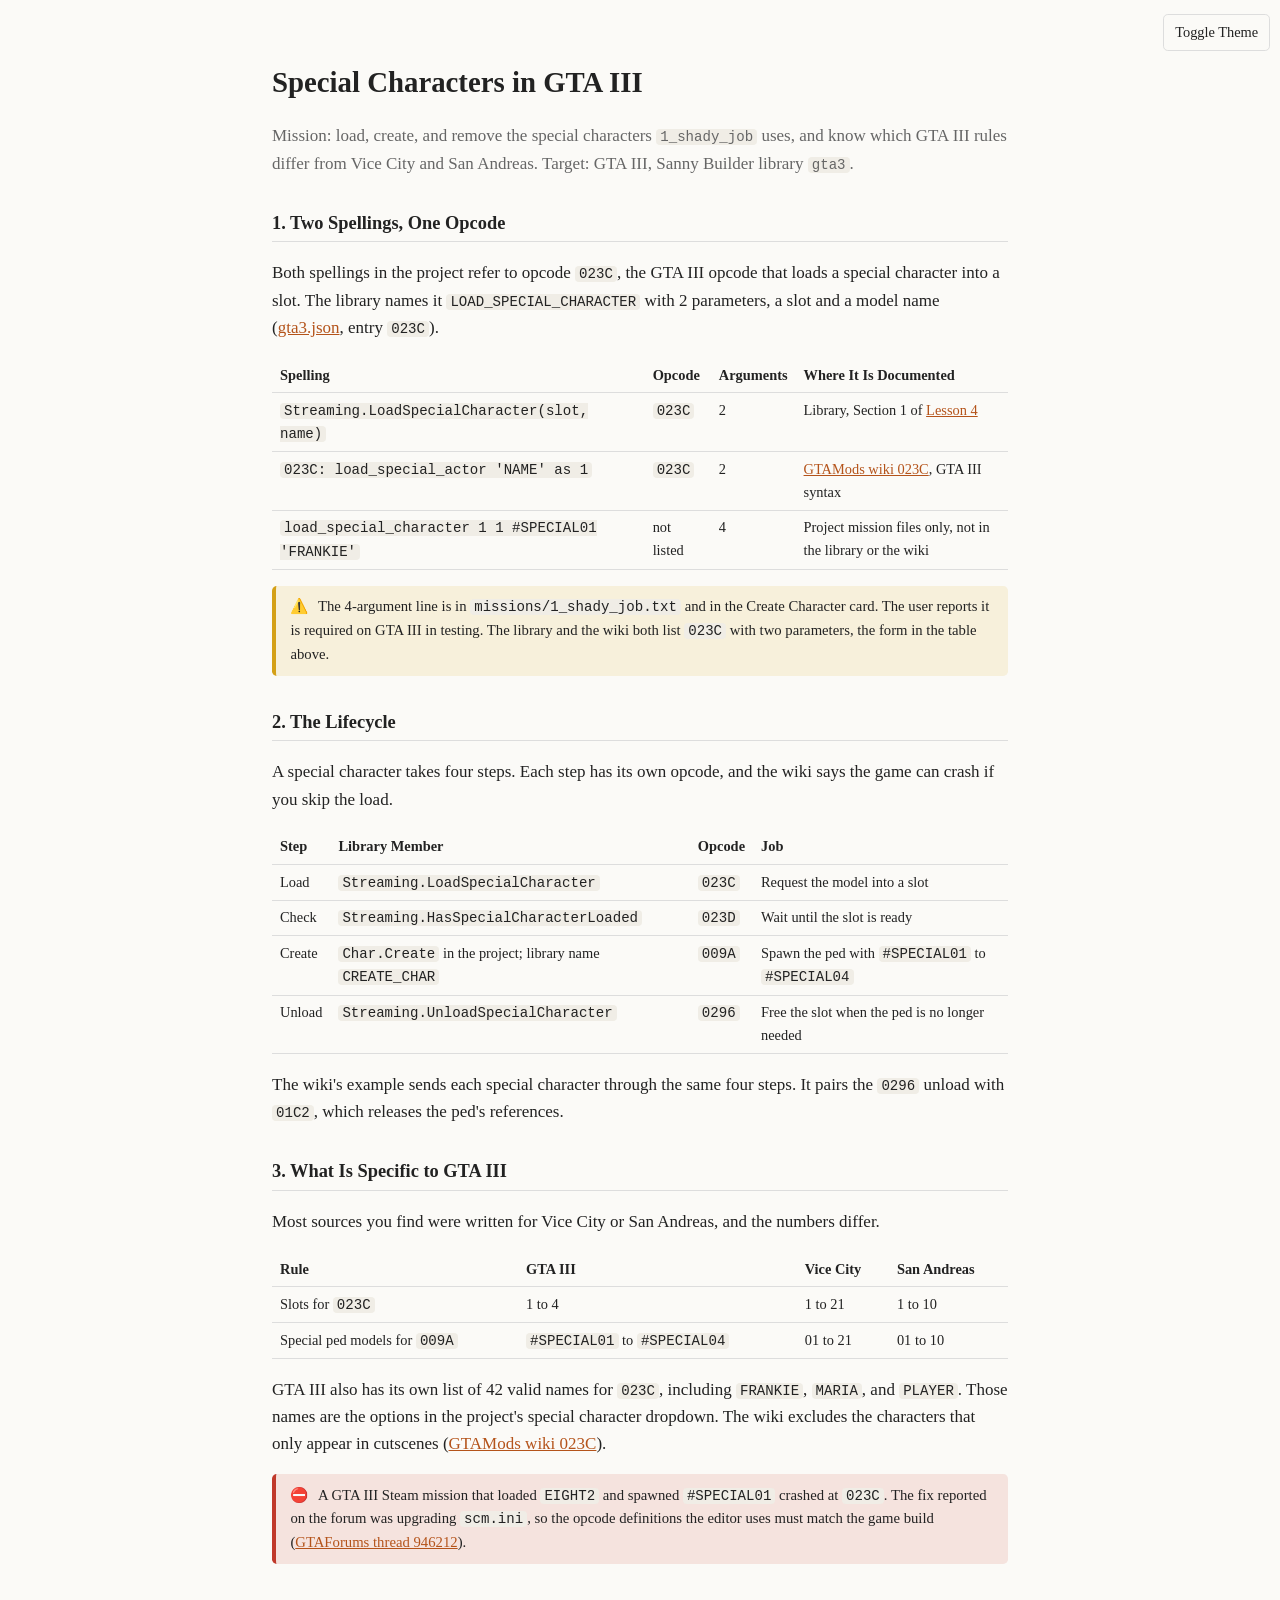
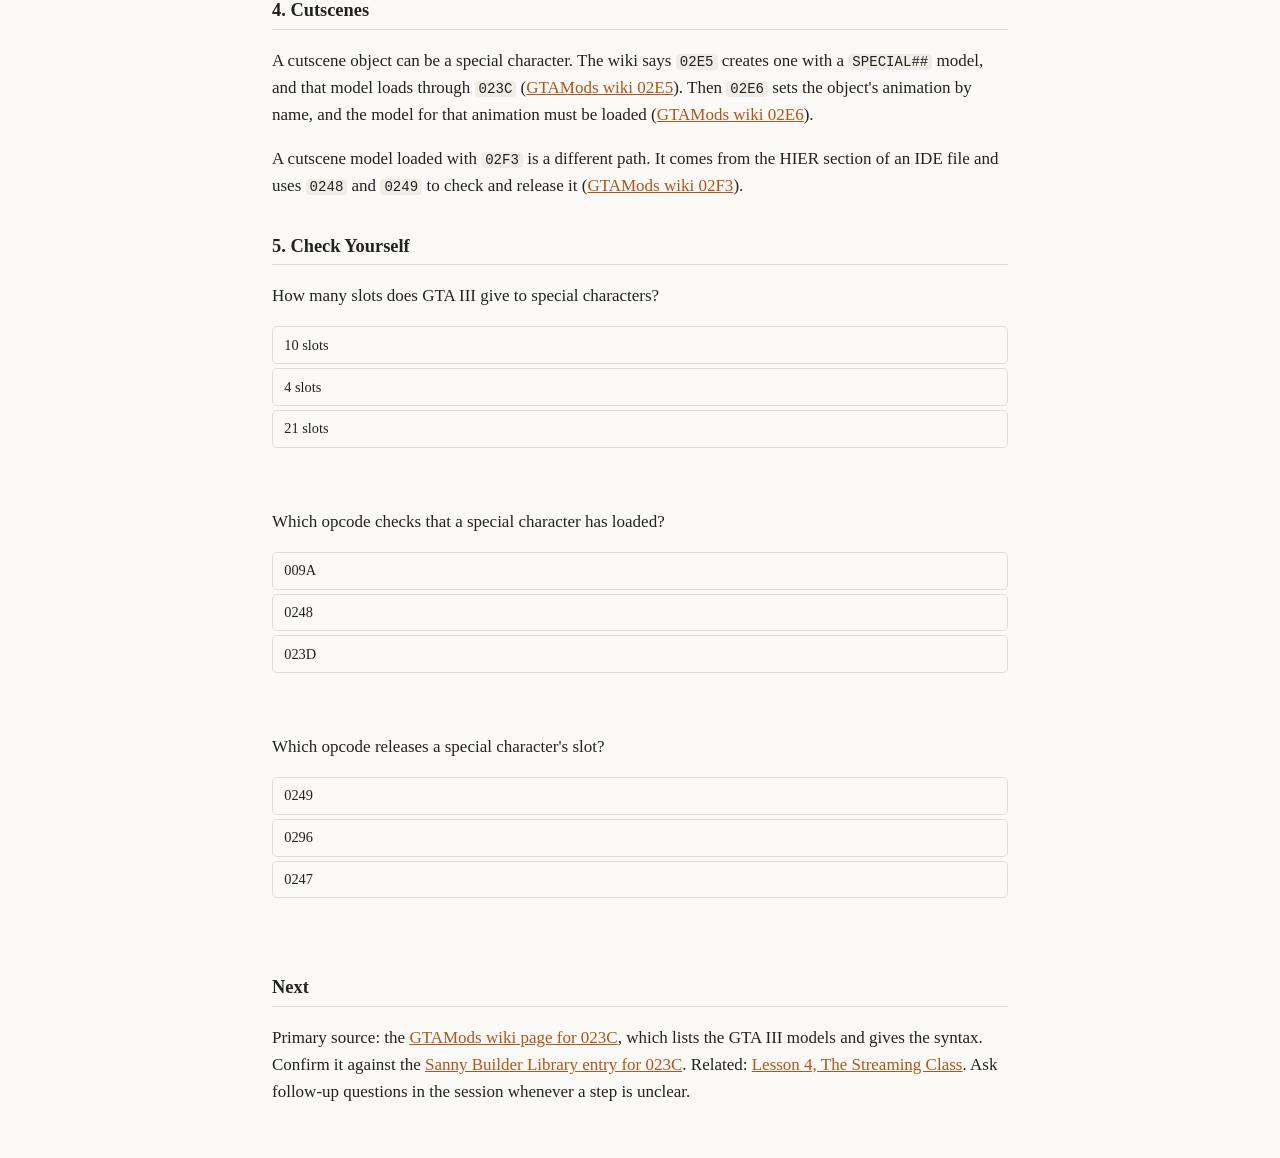
<file: .agents/lessons/0007-special-characters-in-gta-iii.html>
<!doctype html>
<html lang="en">
<head>
<meta charset="utf-8">
<meta name="viewport" content="width=device-width, initial-scale=1">
<title>Special Characters in GTA III</title>
<link rel="stylesheet" href="assets/callout.css">
<link rel="stylesheet" href="assets/quiz.css">
<style>
:root { color-scheme:light dark; --bg:#fbfaf7; --fg:#222; --mute:#666; --line:#ddd; --accent:#b4531a; --code:#f0ede6; }
@media (prefers-color-scheme: dark) { :root:not([data-theme="light"]) { --bg:#1b1b1d; --fg:#e8e6e1; --mute:#9a9892; --line:#3a3a3d; --accent:#e8935a; --code:#26262a; } }
:root[data-theme="dark"] { color-scheme:dark; --bg:#1b1b1d; --fg:#e8e6e1; --mute:#9a9892; --line:#3a3a3d; --accent:#e8935a; --code:#26262a; }
:root[data-theme="light"] { color-scheme:light; }
body { background:var(--bg); color:var(--fg); font:17px/1.6 Georgia, serif; max-inline-size:46rem; margin-inline:auto; padding-inline:1rem; padding-block:2rem; }
h1 { font-size:1.8rem; margin-block-end:.2rem; }
h2 { font-size:1.15rem; margin-block-start:2rem; border-block-end:1px solid var(--line); padding-block-end:.2rem; }
h3 { font-size:.95rem; font-family:system-ui, sans-serif; color:var(--accent); margin-block:1.2rem .2rem; padding-inline-start:.6rem; border-inline-start:3px solid var(--accent); }
.sub, small { color:var(--mute); }
table { border-collapse:collapse; inline-size:100%; font-size:.9rem; }
td, th { border-block-end:1px solid var(--line); padding:.35rem .5rem; text-align:start; vertical-align:top; }
code, pre { background:var(--code); border-radius:.25rem; font-size:.88rem; }
code { padding-inline:.25rem; }
pre { padding:.7rem .9rem; overflow-x:auto; }
a { color:var(--accent); }
button { font:inherit; font-size:.9rem; color:var(--fg); background:var(--bg); border:1px solid var(--line); border-radius:.3rem; padding:.4rem .7rem; margin-block:.25rem; cursor:pointer; display:block; text-align:start; }
#theme { position:fixed; inset-block-start:.6rem; inset-inline-end:.6rem; }
.result { min-block-size:1.6rem; }
</style>
</head>
<body>
<button id="theme" type="button">Toggle Theme</button>
<h1>Special Characters in GTA III</h1>
<p class="sub">Mission: load, create, and remove the special characters <code>1_shady_job</code> uses, and know which GTA III rules differ from Vice City and San Andreas. Target: GTA III, Sanny Builder library <code>gta3</code>.</p>

<h2>1. Two Spellings, One Opcode</h2>
<p>Both spellings in the project refer to opcode <code>023C</code>, the GTA III opcode that loads a special character into a slot. The library names it <code>LOAD_SPECIAL_CHARACTER</code> with 2 parameters, a slot and a model name (<a href="https://github.com/sannybuilder/library/blob/master/gta3/gta3.json">gta3.json</a>, entry <code>023C</code>).</p>
<table>
<tr><th>Spelling</th><th>Opcode</th><th>Arguments</th><th>Where It Is Documented</th></tr>
<tr><td><code>Streaming.LoadSpecialCharacter(slot, name)</code></td><td><code>023C</code></td><td>2</td><td>Library, Section 1 of <a href="0004-the-streaming-class.html">Lesson 4</a></td></tr>
<tr><td><code>023C: load_special_actor 'NAME' as 1</code></td><td><code>023C</code></td><td>2</td><td><a href="https://gtamods.com/wiki/023C">GTAMods wiki 023C</a>, GTA III syntax</td></tr>
<tr><td><code>load_special_character 1 1 #SPECIAL01 'FRANKIE'</code></td><td>not listed</td><td>4</td><td>Project mission files only, not in the library or the wiki</td></tr>
</table>
<blockquote class="callout" data-variant="warning">The 4-argument line is in <code>missions/1_shady_job.txt</code> and in the Create Character card. The user reports it is required on GTA III in testing. The library and the wiki both list <code>023C</code> with two parameters, the form in the table above.</blockquote>

<h2>2. The Lifecycle</h2>
<p>A special character takes four steps. Each step has its own opcode, and the wiki says the game can crash if you skip the load.</p>
<table>
<tr><th>Step</th><th>Library Member</th><th>Opcode</th><th>Job</th></tr>
<tr><td>Load</td><td><code>Streaming.LoadSpecialCharacter</code></td><td><code>023C</code></td><td>Request the model into a slot</td></tr>
<tr><td>Check</td><td><code>Streaming.HasSpecialCharacterLoaded</code></td><td><code>023D</code></td><td>Wait until the slot is ready</td></tr>
<tr><td>Create</td><td><code>Char.Create</code> in the project; library name <code>CREATE_CHAR</code></td><td><code>009A</code></td><td>Spawn the ped with <code>#SPECIAL01</code> to <code>#SPECIAL04</code></td></tr>
<tr><td>Unload</td><td><code>Streaming.UnloadSpecialCharacter</code></td><td><code>0296</code></td><td>Free the slot when the ped is no longer needed</td></tr>
</table>
<p>The wiki's example sends each special character through the same four steps. It pairs the <code>0296</code> unload with <code>01C2</code>, which releases the ped's references.</p>

<h2>3. What Is Specific to GTA III</h2>
<p>Most sources you find were written for Vice City or San Andreas, and the numbers differ.</p>
<table>
<tr><th>Rule</th><th>GTA III</th><th>Vice City</th><th>San Andreas</th></tr>
<tr><td>Slots for <code>023C</code></td><td>1 to 4</td><td>1 to 21</td><td>1 to 10</td></tr>
<tr><td>Special ped models for <code>009A</code></td><td><code>#SPECIAL01</code> to <code>#SPECIAL04</code></td><td>01 to 21</td><td>01 to 10</td></tr>
</table>
<p>GTA III also has its own list of 42 valid names for <code>023C</code>, including <code>FRANKIE</code>, <code>MARIA</code>, and <code>PLAYER</code>. Those names are the options in the project's special character dropdown. The wiki excludes the characters that only appear in cutscenes (<a href="https://gtamods.com/wiki/023C">GTAMods wiki 023C</a>).</p>
<blockquote class="callout" data-variant="danger">A GTA III Steam mission that loaded <code>EIGHT2</code> and spawned <code>#SPECIAL01</code> crashed at <code>023C</code>. The fix reported on the forum was upgrading <code>scm.ini</code>, so the opcode definitions the editor uses must match the game build (<a href="https://gtaforums.com/topic/946212-gta-iii-using-special-actors-crash-the-game/">GTAForums thread 946212</a>).</blockquote>

<h2>4. Cutscenes</h2>
<p>A cutscene object can be a special character. The wiki says <code>02E5</code> creates one with a <code>SPECIAL##</code> model, and that model loads through <code>023C</code> (<a href="https://gtamods.com/wiki/02E5">GTAMods wiki 02E5</a>). Then <code>02E6</code> sets the object's animation by name, and the model for that animation must be loaded (<a href="https://gtamods.com/wiki/02E6">GTAMods wiki 02E6</a>).</p>
<p>A cutscene model loaded with <code>02F3</code> is a different path. It comes from the HIER section of an IDE file and uses <code>0248</code> and <code>0249</code> to check and release it (<a href="https://gtamods.com/wiki/02F3">GTAMods wiki 02F3</a>).</p>

<h2>5. Check Yourself</h2>
<p>How many slots does GTA III give to special characters?</p>
<div class="quiz" data-ok="1">
<button type="button">10 slots</button>
<button type="button" data-correct="1">4 slots</button>
<button type="button">21 slots</button>
</div>
<p class="result" aria-live="polite"></p>
<p>Which opcode checks that a special character has loaded?</p>
<div class="quiz">
<button type="button">009A</button>
<button type="button">0248</button>
<button type="button" data-correct="1">023D</button>
</div>
<p class="result" aria-live="polite"></p>
<p>Which opcode releases a special character's slot?</p>
<div class="quiz">
<button type="button">0249</button>
<button type="button" data-correct="1">0296</button>
<button type="button">0247</button>
</div>
<p class="result" aria-live="polite"></p>

<h2>Next</h2>
<p>Primary source: the <a href="https://gtamods.com/wiki/023C">GTAMods wiki page for 023C</a>, which lists the GTA III models and gives the syntax. Confirm it against the <a href="https://library.sannybuilder.com/#/gta3/default/023C">Sanny Builder Library entry for 023C</a>. Related: <a href="0004-the-streaming-class.html">Lesson 4, The Streaming Class</a>. Ask follow-up questions in the session whenever a step is unclear.</p>

<script>
document.querySelectorAll(".quiz").forEach(function (q) {
  var out = q.nextElementSibling;
  q.querySelectorAll("button").forEach(function (b) {
    b.addEventListener("click", function () {
      var ok = !!b.dataset.correct;
      b.classList.add(ok ? "ok" : "bad");
      out.className = "result " + (ok ? "ok" : "bad");
      out.textContent = ok
        ? "Correct. Section 2 and Section 3 cover this one."
        : "Not that one. Check the lifecycle table in Section 2 and the GTA III column in Section 3.";
    });
  });
});
(function () {
  var root = document.documentElement;
  try { var t = localStorage.getItem("lesson-theme"); if (t) root.dataset.theme = t; } catch (e) {}
  document.getElementById("theme").addEventListener("click", function () {
    var dark = getComputedStyle(root).colorScheme.indexOf("dark") === 0;
    root.dataset.theme = dark ? "light" : "dark";
    try { localStorage.setItem("lesson-theme", root.dataset.theme); } catch (e) {}
  });
})();
</script>
</body>
</html>
</file>
<file: .agents/lessons/assets/lessons.css>
:root {
    color-scheme: light dark;
    --bg: #fbfaf7;
    --fg: #222;
    --mute: #666;
    --line: #ddd;
    --accent: #b4531a;
    --code: #f0ede6;
}
@media (prefers-color-scheme: dark) {
    :root:not([data-theme="light"]) {
        --bg: #1b1b1d;
        --fg: #e8e6e1;
        --mute: #9a9892;
        --line: #3a3a3d;
        --accent: #e8935a;
        --code: #26262a;
    }
}
:root[data-theme="dark"] {
    color-scheme: dark;
    --bg: #1b1b1d;
    --fg: #e8e6e1;
    --mute: #9a9892;
    --line: #3a3a3d;
    --accent: #e8935a;
    --code: #26262a;
}
:root[data-theme="light"] {
    color-scheme: light;
}
body {
    background: var(--bg);
    color: var(--fg);
    font:
        17px/1.6 Georgia,
        serif;
    max-inline-size: 46rem;
    margin-inline: auto;
    padding-inline: 1rem;
    padding-block: 2rem;
}
h1 {
    font-size: 1.8rem;
    margin-block-end: 0.2rem;
}
h2 {
    font-size: 1.15rem;
    margin-block-start: 2rem;
    border-block-end: 1px solid var(--line);
    padding-block-end: 0.2rem;
}
h3 {
    font-size: 0.95rem;
    font-family: system-ui, sans-serif;
    color: var(--accent);
    margin-block: 1.2rem 0.2rem;
    padding-inline-start: 0.6rem;
    border-inline-start: 3px solid var(--accent);
}
.sub,
small {
    color: var(--mute);
}
table {
    border-collapse: collapse;
    inline-size: 100%;
    font-size: 0.9rem;
}
td,
th {
    border-block-end: 1px solid var(--line);
    padding: 0.35rem 0.5rem;
    text-align: start;
    vertical-align: top;
}
code,
pre {
    background: var(--code);
    border-radius: 0.25rem;
    font-size: 0.88rem;
}
code {
    padding-inline: 0.25rem;
}
pre {
    padding: 0.7rem 0.9rem;
    overflow-x: auto;
}
a {
    color: var(--accent);
}
button {
    font: inherit;
    font-size: 0.9rem;
    color: var(--fg);
    background: var(--bg);
    border: 1px solid var(--line);
    border-radius: 0.3rem;
    padding: 0.4rem 0.7rem;
    margin-block: 0.25rem;
    cursor: pointer;
    display: block;
    text-align: start;
}
#theme {
    position: fixed;
    inset-block-start: 0.6rem;
    inset-inline-end: 0.6rem;
}
.result {
    min-block-size: 1.6rem;
}
tr.clash td {
    background: color-mix(in srgb, #c0392b 14%, transparent);
}
details {
    margin-block: 0.5rem;
}
summary {
    cursor: pointer;
    color: var(--accent);
    font-family: system-ui, sans-serif;
    font-size: 0.9rem;
}
</file>
<file: .agents/lessons/assets/callout.css>
/* Lesson callouts: <blockquote class="callout" data-variant="warning">...</blockquote>
   Variants: note (default), tip, warning, danger. The icon comes from ::before. */
blockquote.callout {
  --callout-color: #3b82f6;
  margin-block: 1rem;
  margin-inline: 0;
  padding-block: .6rem;
  padding-inline: .9rem;
  border-inline-start: 4px solid var(--callout-color);
  border-radius: .3rem;
  background: color-mix(in srgb, var(--callout-color) 12%, transparent);
  font-size: .92rem;
  overflow: hidden;
}
blockquote.callout > :first-child { margin-block-start: 0; }
blockquote.callout > :last-child { margin-block-end: 0; }
blockquote.callout::before {
  content: "\2139\FE0F";
  float: inline-start;
  margin-inline-end: .6rem;
}
blockquote.callout[data-variant="tip"] { --callout-color: #2e8b57; }
blockquote.callout[data-variant="tip"]::before { content: "\1F4A1"; }
blockquote.callout[data-variant="warning"] { --callout-color: #d4a017; }
blockquote.callout[data-variant="warning"]::before { content: "\26A0\FE0F"; }
blockquote.callout[data-variant="danger"] { --callout-color: #c0392b; }
blockquote.callout[data-variant="danger"]::before { content: "\26D4"; }
</file>
<file: .agents/lessons/assets/quiz.css>
/* Lesson quizzes: <div class="quiz"><button data-correct="1">..</button>..</div><p class="result"></p>
   Script adds .ok or .bad to the clicked button and to the result paragraph. */
:root { --quiz-ok:#1f7a45; --quiz-bad:#b3261e; }
@media (prefers-color-scheme: dark) { :root:not([data-theme="light"]) { --quiz-ok:#5fcf8f; --quiz-bad:#ff7b72; } }
:root[data-theme="dark"] { --quiz-ok:#5fcf8f; --quiz-bad:#ff7b72; }
.quiz button { display:block; inline-size:100%; text-align:start; }
.quiz button.ok { border-color:var(--quiz-ok); border-width:2px; background:color-mix(in srgb, var(--quiz-ok) 20%, transparent); }
.quiz button.bad { border-color:var(--quiz-bad); border-width:2px; background:color-mix(in srgb, var(--quiz-bad) 20%, transparent); }
.quiz button.ok::before { content:"\2714\FE0E  "; color:var(--quiz-ok); font-weight:bold; }
.quiz button.bad::before { content:"\2716\FE0E  "; color:var(--quiz-bad); font-weight:bold; }
.result.ok { color:var(--quiz-ok); font-weight:bold; }
.result.bad { color:var(--quiz-bad); font-weight:bold; }
</file>
